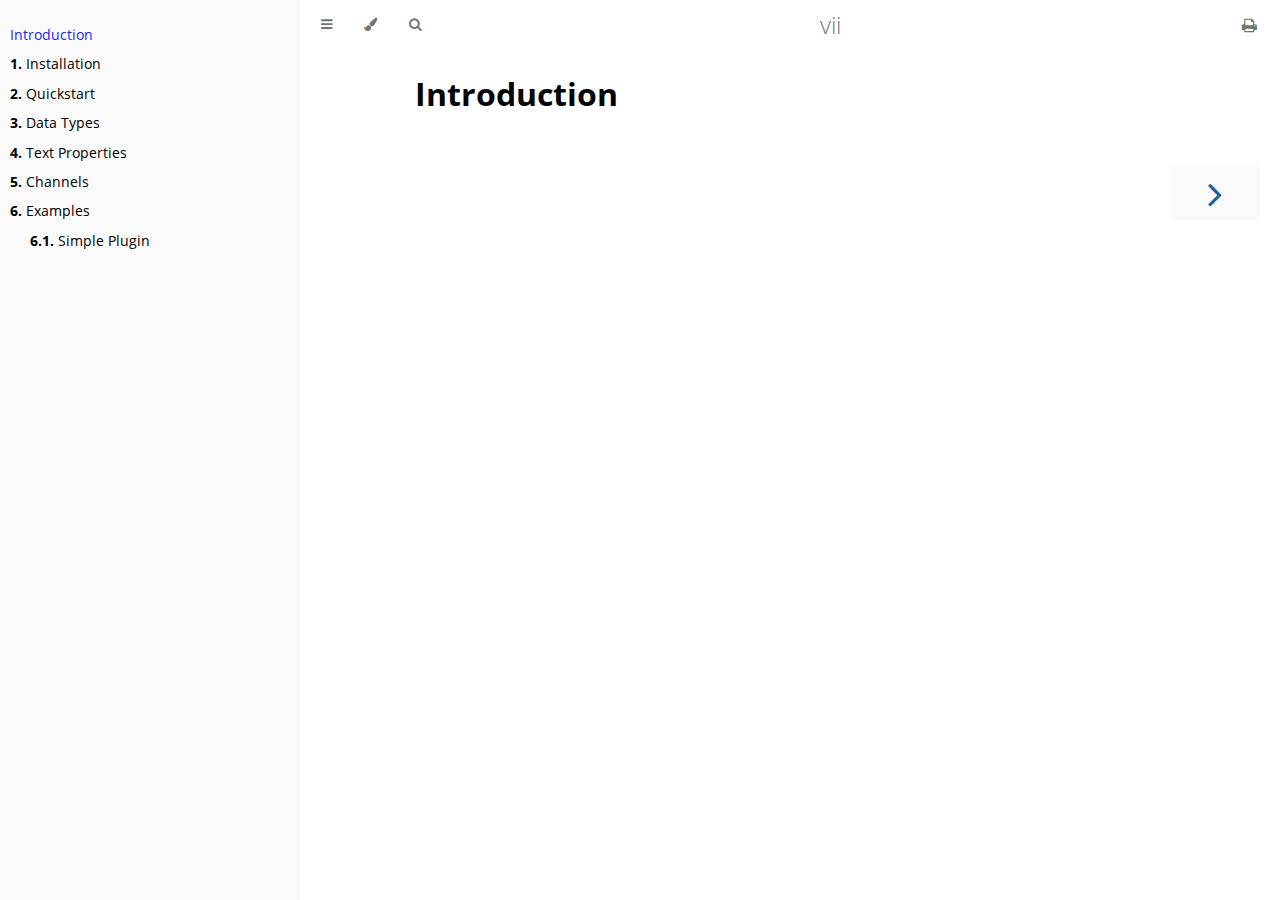
<file: index.html>
<!DOCTYPE html>
<html lang="en" class="sidebar-visible no-js light">
  <head>
    <!-- Book generated using mdBook -->
    <meta charset="UTF-8" />
    <title>Introduction - vii</title>

    <!-- Custom HTML head -->

    <meta content="text/html; charset=utf-8" http-equiv="Content-Type" />
    <meta name="description" content="" />
    <meta name="viewport" content="width=device-width, initial-scale=1" />
    <meta name="theme-color" content="#ffffff" />

    <link rel="icon" href="favicon.svg" />
    <link rel="shortcut icon" href="favicon.png" />
    <link rel="stylesheet" href="css/variables.css" />
    <link rel="stylesheet" href="css/general.css" />
    <link rel="stylesheet" href="css/chrome.css" />
    <link rel="stylesheet" href="css/print.css" media="print" />

    <!-- Fonts -->
    <link rel="stylesheet" href="FontAwesome/css/font-awesome.css" />
    <link rel="stylesheet" href="fonts/fonts.css" />

    <!-- Highlight.js Stylesheets -->
    <link rel="stylesheet" href="highlight.css" />
    <link rel="stylesheet" href="tomorrow-night.css" />
    <link rel="stylesheet" href="ayu-highlight.css" />

    <!-- Custom theme stylesheets -->
  </head>
  <body>
    <!-- Provide site root to javascript -->
    <script type="text/javascript">
      var path_to_root = "";
      var default_theme = window.matchMedia("(prefers-color-scheme: dark)")
        .matches
        ? "navy"
        : "light";
    </script>

    <!-- Work around some values being stored in localStorage wrapped in quotes -->
    <script type="text/javascript">
      try {
        var theme = localStorage.getItem("mdbook-theme");
        var sidebar = localStorage.getItem("mdbook-sidebar");

        if (theme.startsWith('"') && theme.endsWith('"')) {
          localStorage.setItem(
            "mdbook-theme",
            theme.slice(1, theme.length - 1)
          );
        }

        if (sidebar.startsWith('"') && sidebar.endsWith('"')) {
          localStorage.setItem(
            "mdbook-sidebar",
            sidebar.slice(1, sidebar.length - 1)
          );
        }
      } catch (e) {}
    </script>

    <!-- Set the theme before any content is loaded, prevents flash -->
    <script type="text/javascript">
      var theme;
      try {
        theme = localStorage.getItem("mdbook-theme");
      } catch (e) {}
      if (theme === null || theme === undefined) {
        theme = default_theme;
      }
      var html = document.querySelector("html");
      html.classList.remove("no-js");
      html.classList.remove("light");
      html.classList.add(theme);
      html.classList.add("js");
    </script>

    <!-- Hide / unhide sidebar before it is displayed -->
    <script type="text/javascript">
      var html = document.querySelector("html");
      var sidebar = "hidden";
      if (document.body.clientWidth >= 1080) {
        try {
          sidebar = localStorage.getItem("mdbook-sidebar");
        } catch (e) {}
        sidebar = sidebar || "visible";
      }
      html.classList.remove("sidebar-visible");
      html.classList.add("sidebar-" + sidebar);
    </script>

    <nav id="sidebar" class="sidebar" aria-label="Table of contents">
      <div class="sidebar-scrollbox">
        <ol class="chapter">
          <li class="chapter-item expanded affix">
            <a href="introduction.html" class="active">Introduction</a>
          </li>
          <li class="chapter-item expanded">
            <a href="installation.html"
              ><strong aria-hidden="true">1.</strong> Installation</a
            >
          </li>
          <li class="chapter-item expanded">
            <a href="quickstart.html"
              ><strong aria-hidden="true">2.</strong> Quickstart</a
            >
          </li>
          <li class="chapter-item expanded">
            <a href="data_types.html"
              ><strong aria-hidden="true">3.</strong> Data Types</a
            >
          </li>
          <li class="chapter-item expanded">
            <a href="text_properties.html"
              ><strong aria-hidden="true">4.</strong> Text Properties</a
            >
          </li>
          <li class="chapter-item expanded">
            <a href="channels.html"
              ><strong aria-hidden="true">5.</strong> Channels</a
            >
          </li>
          <li class="chapter-item expanded">
            <a href="examples.html"
              ><strong aria-hidden="true">6.</strong> Examples</a
            >
          </li>
          <li>
            <ol class="section">
              <li class="chapter-item expanded">
                <a href="plugin_simple.html"
                  ><strong aria-hidden="true">6.1.</strong> Simple Plugin</a
                >
              </li>
            </ol>
          </li>
        </ol>
      </div>
      <div id="sidebar-resize-handle" class="sidebar-resize-handle"></div>
    </nav>

    <div id="page-wrapper" class="page-wrapper">
      <div class="page">
        <div id="menu-bar-hover-placeholder"></div>
        <div id="menu-bar" class="menu-bar sticky bordered">
          <div class="left-buttons">
            <button
              id="sidebar-toggle"
              class="icon-button"
              type="button"
              title="Toggle Table of Contents"
              aria-label="Toggle Table of Contents"
              aria-controls="sidebar"
            >
              <i class="fa fa-bars"></i>
            </button>
            <button
              id="theme-toggle"
              class="icon-button"
              type="button"
              title="Change theme"
              aria-label="Change theme"
              aria-haspopup="true"
              aria-expanded="false"
              aria-controls="theme-list"
            >
              <i class="fa fa-paint-brush"></i>
            </button>
            <ul
              id="theme-list"
              class="theme-popup"
              aria-label="Themes"
              role="menu"
            >
              <li role="none">
                <button role="menuitem" class="theme" id="light">
                  Light (default)
                </button>
              </li>
              <li role="none">
                <button role="menuitem" class="theme" id="rust">Rust</button>
              </li>
              <li role="none">
                <button role="menuitem" class="theme" id="coal">Coal</button>
              </li>
              <li role="none">
                <button role="menuitem" class="theme" id="navy">Navy</button>
              </li>
              <li role="none">
                <button role="menuitem" class="theme" id="ayu">Ayu</button>
              </li>
            </ul>
            <button
              id="search-toggle"
              class="icon-button"
              type="button"
              title="Search. (Shortkey: s)"
              aria-label="Toggle Searchbar"
              aria-expanded="false"
              aria-keyshortcuts="S"
              aria-controls="searchbar"
            >
              <i class="fa fa-search"></i>
            </button>
          </div>

          <h1 class="menu-title">vii</h1>

          <div class="right-buttons">
            <a
              href="print.html"
              title="Print this book"
              aria-label="Print this book"
            >
              <i id="print-button" class="fa fa-print"></i>
            </a>
          </div>
        </div>

        <div id="search-wrapper" class="hidden">
          <form id="searchbar-outer" class="searchbar-outer">
            <input
              type="search"
              id="searchbar"
              name="searchbar"
              placeholder="Search this book ..."
              aria-controls="searchresults-outer"
              aria-describedby="searchresults-header"
            />
          </form>
          <div id="searchresults-outer" class="searchresults-outer hidden">
            <div id="searchresults-header" class="searchresults-header"></div>
            <ul id="searchresults"></ul>
          </div>
        </div>

        <!-- Apply ARIA attributes after the sidebar and the sidebar toggle button are added to the DOM -->
        <script type="text/javascript">
          document
            .getElementById("sidebar-toggle")
            .setAttribute("aria-expanded", sidebar === "visible");
          document
            .getElementById("sidebar")
            .setAttribute("aria-hidden", sidebar !== "visible");
          Array.from(document.querySelectorAll("#sidebar a")).forEach(function (
            link
          ) {
            link.setAttribute("tabIndex", sidebar === "visible" ? 0 : -1);
          });
        </script>

        <div id="content" class="content">
          <main>
            <h1 id="introduction">
              <a class="header" href="#introduction">Introduction</a>
            </h1>
          </main>

          <nav class="nav-wrapper" aria-label="Page navigation">
            <!-- Mobile navigation buttons -->

            <a
              rel="next"
              href="installation.html"
              class="mobile-nav-chapters next"
              title="Next chapter"
              aria-label="Next chapter"
              aria-keyshortcuts="Right"
            >
              <i class="fa fa-angle-right"></i>
            </a>

            <div style="clear: both"></div>
          </nav>
        </div>
      </div>

      <nav class="nav-wide-wrapper" aria-label="Page navigation">
        <a
          rel="next"
          href="installation.html"
          class="nav-chapters next"
          title="Next chapter"
          aria-label="Next chapter"
          aria-keyshortcuts="Right"
        >
          <i class="fa fa-angle-right"></i>
        </a>
      </nav>
    </div>

    <script type="text/javascript">
      window.playground_copyable = true;
    </script>

    <script
      src="elasticlunr.min.js"
      type="text/javascript"
      charset="utf-8"
    ></script>
    <script src="mark.min.js" type="text/javascript" charset="utf-8"></script>
    <script src="searcher.js" type="text/javascript" charset="utf-8"></script>

    <script
      src="clipboard.min.js"
      type="text/javascript"
      charset="utf-8"
    ></script>
    <script src="highlight.js" type="text/javascript" charset="utf-8"></script>
    <script src="book.js" type="text/javascript" charset="utf-8"></script>

    <!-- Custom JS scripts -->
  </body>
</html>
</file>
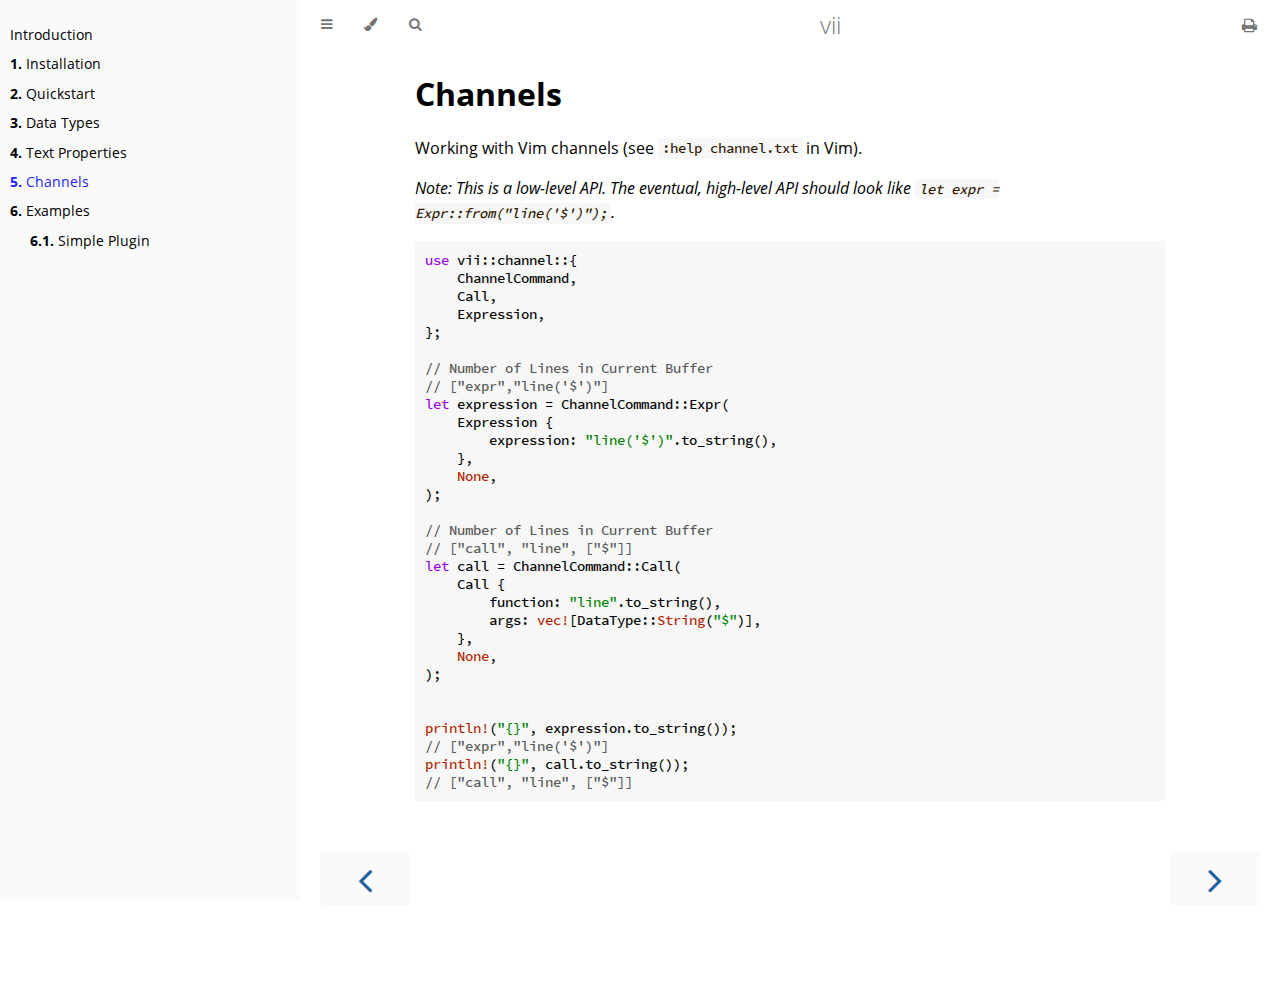
<file: channels.html>
<!DOCTYPE html>
<html lang="en" class="sidebar-visible no-js light">
  <head>
    <!-- Book generated using mdBook -->
    <meta charset="UTF-8" />
    <title>Channels - vii</title>

    <!-- Custom HTML head -->

    <meta content="text/html; charset=utf-8" http-equiv="Content-Type" />
    <meta name="description" content="" />
    <meta name="viewport" content="width=device-width, initial-scale=1" />
    <meta name="theme-color" content="#ffffff" />

    <link rel="icon" href="favicon.svg" />
    <link rel="shortcut icon" href="favicon.png" />
    <link rel="stylesheet" href="css/variables.css" />
    <link rel="stylesheet" href="css/general.css" />
    <link rel="stylesheet" href="css/chrome.css" />
    <link rel="stylesheet" href="css/print.css" media="print" />

    <!-- Fonts -->
    <link rel="stylesheet" href="FontAwesome/css/font-awesome.css" />
    <link rel="stylesheet" href="fonts/fonts.css" />

    <!-- Highlight.js Stylesheets -->
    <link rel="stylesheet" href="highlight.css" />
    <link rel="stylesheet" href="tomorrow-night.css" />
    <link rel="stylesheet" href="ayu-highlight.css" />

    <!-- Custom theme stylesheets -->
  </head>
  <body>
    <!-- Provide site root to javascript -->
    <script type="text/javascript">
      var path_to_root = "";
      var default_theme = window.matchMedia("(prefers-color-scheme: dark)")
        .matches
        ? "navy"
        : "light";
    </script>

    <!-- Work around some values being stored in localStorage wrapped in quotes -->
    <script type="text/javascript">
      try {
        var theme = localStorage.getItem("mdbook-theme");
        var sidebar = localStorage.getItem("mdbook-sidebar");

        if (theme.startsWith('"') && theme.endsWith('"')) {
          localStorage.setItem(
            "mdbook-theme",
            theme.slice(1, theme.length - 1)
          );
        }

        if (sidebar.startsWith('"') && sidebar.endsWith('"')) {
          localStorage.setItem(
            "mdbook-sidebar",
            sidebar.slice(1, sidebar.length - 1)
          );
        }
      } catch (e) {}
    </script>

    <!-- Set the theme before any content is loaded, prevents flash -->
    <script type="text/javascript">
      var theme;
      try {
        theme = localStorage.getItem("mdbook-theme");
      } catch (e) {}
      if (theme === null || theme === undefined) {
        theme = default_theme;
      }
      var html = document.querySelector("html");
      html.classList.remove("no-js");
      html.classList.remove("light");
      html.classList.add(theme);
      html.classList.add("js");
    </script>

    <!-- Hide / unhide sidebar before it is displayed -->
    <script type="text/javascript">
      var html = document.querySelector("html");
      var sidebar = "hidden";
      if (document.body.clientWidth >= 1080) {
        try {
          sidebar = localStorage.getItem("mdbook-sidebar");
        } catch (e) {}
        sidebar = sidebar || "visible";
      }
      html.classList.remove("sidebar-visible");
      html.classList.add("sidebar-" + sidebar);
    </script>

    <nav id="sidebar" class="sidebar" aria-label="Table of contents">
      <div class="sidebar-scrollbox">
        <ol class="chapter">
          <li class="chapter-item expanded affix">
            <a href="introduction.html">Introduction</a>
          </li>
          <li class="chapter-item expanded">
            <a href="installation.html"
              ><strong aria-hidden="true">1.</strong> Installation</a
            >
          </li>
          <li class="chapter-item expanded">
            <a href="quickstart.html"
              ><strong aria-hidden="true">2.</strong> Quickstart</a
            >
          </li>
          <li class="chapter-item expanded">
            <a href="data_types.html"
              ><strong aria-hidden="true">3.</strong> Data Types</a
            >
          </li>
          <li class="chapter-item expanded">
            <a href="text_properties.html"
              ><strong aria-hidden="true">4.</strong> Text Properties</a
            >
          </li>
          <li class="chapter-item expanded">
            <a href="channels.html" class="active"
              ><strong aria-hidden="true">5.</strong> Channels</a
            >
          </li>
          <li class="chapter-item expanded">
            <a href="examples.html"
              ><strong aria-hidden="true">6.</strong> Examples</a
            >
          </li>
          <li>
            <ol class="section">
              <li class="chapter-item expanded">
                <a href="plugin_simple.html"
                  ><strong aria-hidden="true">6.1.</strong> Simple Plugin</a
                >
              </li>
            </ol>
          </li>
        </ol>
      </div>
      <div id="sidebar-resize-handle" class="sidebar-resize-handle"></div>
    </nav>

    <div id="page-wrapper" class="page-wrapper">
      <div class="page">
        <div id="menu-bar-hover-placeholder"></div>
        <div id="menu-bar" class="menu-bar sticky bordered">
          <div class="left-buttons">
            <button
              id="sidebar-toggle"
              class="icon-button"
              type="button"
              title="Toggle Table of Contents"
              aria-label="Toggle Table of Contents"
              aria-controls="sidebar"
            >
              <i class="fa fa-bars"></i>
            </button>
            <button
              id="theme-toggle"
              class="icon-button"
              type="button"
              title="Change theme"
              aria-label="Change theme"
              aria-haspopup="true"
              aria-expanded="false"
              aria-controls="theme-list"
            >
              <i class="fa fa-paint-brush"></i>
            </button>
            <ul
              id="theme-list"
              class="theme-popup"
              aria-label="Themes"
              role="menu"
            >
              <li role="none">
                <button role="menuitem" class="theme" id="light">
                  Light (default)
                </button>
              </li>
              <li role="none">
                <button role="menuitem" class="theme" id="rust">Rust</button>
              </li>
              <li role="none">
                <button role="menuitem" class="theme" id="coal">Coal</button>
              </li>
              <li role="none">
                <button role="menuitem" class="theme" id="navy">Navy</button>
              </li>
              <li role="none">
                <button role="menuitem" class="theme" id="ayu">Ayu</button>
              </li>
            </ul>
            <button
              id="search-toggle"
              class="icon-button"
              type="button"
              title="Search. (Shortkey: s)"
              aria-label="Toggle Searchbar"
              aria-expanded="false"
              aria-keyshortcuts="S"
              aria-controls="searchbar"
            >
              <i class="fa fa-search"></i>
            </button>
          </div>

          <h1 class="menu-title">vii</h1>

          <div class="right-buttons">
            <a
              href="print.html"
              title="Print this book"
              aria-label="Print this book"
            >
              <i id="print-button" class="fa fa-print"></i>
            </a>
          </div>
        </div>

        <div id="search-wrapper" class="hidden">
          <form id="searchbar-outer" class="searchbar-outer">
            <input
              type="search"
              id="searchbar"
              name="searchbar"
              placeholder="Search this book ..."
              aria-controls="searchresults-outer"
              aria-describedby="searchresults-header"
            />
          </form>
          <div id="searchresults-outer" class="searchresults-outer hidden">
            <div id="searchresults-header" class="searchresults-header"></div>
            <ul id="searchresults"></ul>
          </div>
        </div>

        <!-- Apply ARIA attributes after the sidebar and the sidebar toggle button are added to the DOM -->
        <script type="text/javascript">
          document
            .getElementById("sidebar-toggle")
            .setAttribute("aria-expanded", sidebar === "visible");
          document
            .getElementById("sidebar")
            .setAttribute("aria-hidden", sidebar !== "visible");
          Array.from(document.querySelectorAll("#sidebar a")).forEach(function (
            link
          ) {
            link.setAttribute("tabIndex", sidebar === "visible" ? 0 : -1);
          });
        </script>

        <div id="content" class="content">
          <main>
            <h1 id="channels">
              <a class="header" href="#channels">Channels</a>
            </h1>
            <p>
              Working with Vim channels (see <code>:help channel.txt</code> in
              Vim).
            </p>
            <p>
              <em
                >Note: This is a low-level API. The eventual, high-level API
                should look like
                <code>let expr = Expr::from(&quot;line('$')&quot;);</code>.</em
              >
            </p>
            <pre><pre class="playground"><code class="language-rust"><span class="boring">#![allow(unused)]
</span><span class="boring">fn main() {
</span>use vii::channel::{
    ChannelCommand,
    Call,
    Expression,
};

// Number of Lines in Current Buffer
// [&quot;expr&quot;,&quot;line('$')&quot;]
let expression = ChannelCommand::Expr(
    Expression {
        expression: &quot;line('$')&quot;.to_string(),
    },
    None,
);

// Number of Lines in Current Buffer
// [&quot;call&quot;, &quot;line&quot;, [&quot;$&quot;]]
let call = ChannelCommand::Call(
    Call {
        function: &quot;line&quot;.to_string(),
        args: vec![DataType::String(&quot;$&quot;)],
    },
    None,
);


println!(&quot;{}&quot;, expression.to_string());
// [&quot;expr&quot;,&quot;line('$')&quot;]
println!(&quot;{}&quot;, call.to_string());
// [&quot;call&quot;, &quot;line&quot;, [&quot;$&quot;]]
<span class="boring">}
</span></code></pre></pre>
          </main>

          <nav class="nav-wrapper" aria-label="Page navigation">
            <!-- Mobile navigation buttons -->
            <a
              rel="prev"
              href="text_properties.html"
              class="mobile-nav-chapters previous"
              title="Previous chapter"
              aria-label="Previous chapter"
              aria-keyshortcuts="Left"
            >
              <i class="fa fa-angle-left"></i>
            </a>

            <a
              rel="next"
              href="examples.html"
              class="mobile-nav-chapters next"
              title="Next chapter"
              aria-label="Next chapter"
              aria-keyshortcuts="Right"
            >
              <i class="fa fa-angle-right"></i>
            </a>

            <div style="clear: both"></div>
          </nav>
        </div>
      </div>

      <nav class="nav-wide-wrapper" aria-label="Page navigation">
        <a
          rel="prev"
          href="text_properties.html"
          class="nav-chapters previous"
          title="Previous chapter"
          aria-label="Previous chapter"
          aria-keyshortcuts="Left"
        >
          <i class="fa fa-angle-left"></i>
        </a>

        <a
          rel="next"
          href="examples.html"
          class="nav-chapters next"
          title="Next chapter"
          aria-label="Next chapter"
          aria-keyshortcuts="Right"
        >
          <i class="fa fa-angle-right"></i>
        </a>
      </nav>
    </div>

    <script type="text/javascript">
      window.playground_copyable = true;
    </script>

    <script
      src="elasticlunr.min.js"
      type="text/javascript"
      charset="utf-8"
    ></script>
    <script src="mark.min.js" type="text/javascript" charset="utf-8"></script>
    <script src="searcher.js" type="text/javascript" charset="utf-8"></script>

    <script
      src="clipboard.min.js"
      type="text/javascript"
      charset="utf-8"
    ></script>
    <script src="highlight.js" type="text/javascript" charset="utf-8"></script>
    <script src="book.js" type="text/javascript" charset="utf-8"></script>

    <!-- Custom JS scripts -->
  </body>
</html>
</file>
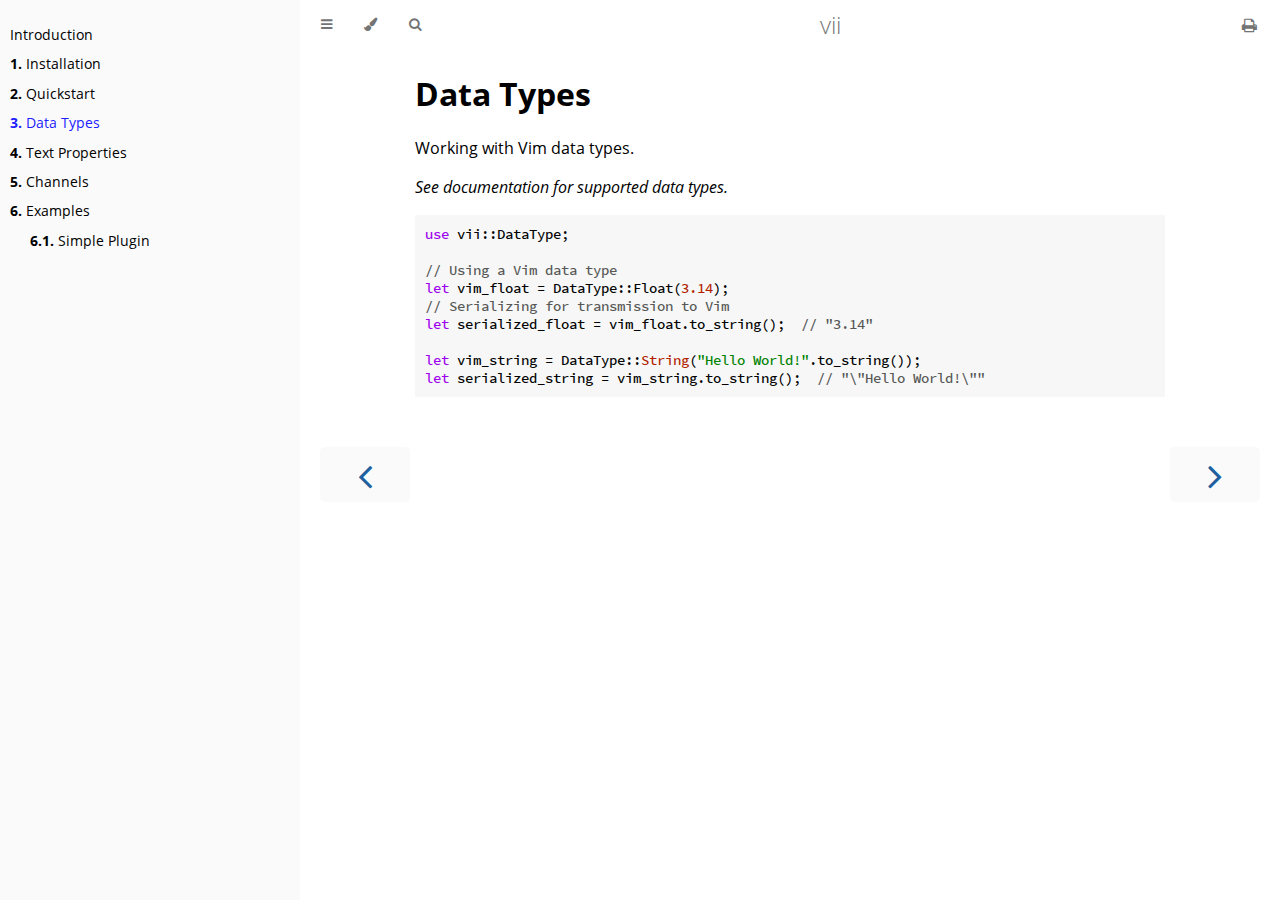
<file: data_types.html>
<!DOCTYPE html>
<html lang="en" class="sidebar-visible no-js light">
  <head>
    <!-- Book generated using mdBook -->
    <meta charset="UTF-8" />
    <title>Data Types - vii</title>

    <!-- Custom HTML head -->

    <meta content="text/html; charset=utf-8" http-equiv="Content-Type" />
    <meta name="description" content="" />
    <meta name="viewport" content="width=device-width, initial-scale=1" />
    <meta name="theme-color" content="#ffffff" />

    <link rel="icon" href="favicon.svg" />
    <link rel="shortcut icon" href="favicon.png" />
    <link rel="stylesheet" href="css/variables.css" />
    <link rel="stylesheet" href="css/general.css" />
    <link rel="stylesheet" href="css/chrome.css" />
    <link rel="stylesheet" href="css/print.css" media="print" />

    <!-- Fonts -->
    <link rel="stylesheet" href="FontAwesome/css/font-awesome.css" />
    <link rel="stylesheet" href="fonts/fonts.css" />

    <!-- Highlight.js Stylesheets -->
    <link rel="stylesheet" href="highlight.css" />
    <link rel="stylesheet" href="tomorrow-night.css" />
    <link rel="stylesheet" href="ayu-highlight.css" />

    <!-- Custom theme stylesheets -->
  </head>
  <body>
    <!-- Provide site root to javascript -->
    <script type="text/javascript">
      var path_to_root = "";
      var default_theme = window.matchMedia("(prefers-color-scheme: dark)")
        .matches
        ? "navy"
        : "light";
    </script>

    <!-- Work around some values being stored in localStorage wrapped in quotes -->
    <script type="text/javascript">
      try {
        var theme = localStorage.getItem("mdbook-theme");
        var sidebar = localStorage.getItem("mdbook-sidebar");

        if (theme.startsWith('"') && theme.endsWith('"')) {
          localStorage.setItem(
            "mdbook-theme",
            theme.slice(1, theme.length - 1)
          );
        }

        if (sidebar.startsWith('"') && sidebar.endsWith('"')) {
          localStorage.setItem(
            "mdbook-sidebar",
            sidebar.slice(1, sidebar.length - 1)
          );
        }
      } catch (e) {}
    </script>

    <!-- Set the theme before any content is loaded, prevents flash -->
    <script type="text/javascript">
      var theme;
      try {
        theme = localStorage.getItem("mdbook-theme");
      } catch (e) {}
      if (theme === null || theme === undefined) {
        theme = default_theme;
      }
      var html = document.querySelector("html");
      html.classList.remove("no-js");
      html.classList.remove("light");
      html.classList.add(theme);
      html.classList.add("js");
    </script>

    <!-- Hide / unhide sidebar before it is displayed -->
    <script type="text/javascript">
      var html = document.querySelector("html");
      var sidebar = "hidden";
      if (document.body.clientWidth >= 1080) {
        try {
          sidebar = localStorage.getItem("mdbook-sidebar");
        } catch (e) {}
        sidebar = sidebar || "visible";
      }
      html.classList.remove("sidebar-visible");
      html.classList.add("sidebar-" + sidebar);
    </script>

    <nav id="sidebar" class="sidebar" aria-label="Table of contents">
      <div class="sidebar-scrollbox">
        <ol class="chapter">
          <li class="chapter-item expanded affix">
            <a href="introduction.html">Introduction</a>
          </li>
          <li class="chapter-item expanded">
            <a href="installation.html"
              ><strong aria-hidden="true">1.</strong> Installation</a
            >
          </li>
          <li class="chapter-item expanded">
            <a href="quickstart.html"
              ><strong aria-hidden="true">2.</strong> Quickstart</a
            >
          </li>
          <li class="chapter-item expanded">
            <a href="data_types.html" class="active"
              ><strong aria-hidden="true">3.</strong> Data Types</a
            >
          </li>
          <li class="chapter-item expanded">
            <a href="text_properties.html"
              ><strong aria-hidden="true">4.</strong> Text Properties</a
            >
          </li>
          <li class="chapter-item expanded">
            <a href="channels.html"
              ><strong aria-hidden="true">5.</strong> Channels</a
            >
          </li>
          <li class="chapter-item expanded">
            <a href="examples.html"
              ><strong aria-hidden="true">6.</strong> Examples</a
            >
          </li>
          <li>
            <ol class="section">
              <li class="chapter-item expanded">
                <a href="plugin_simple.html"
                  ><strong aria-hidden="true">6.1.</strong> Simple Plugin</a
                >
              </li>
            </ol>
          </li>
        </ol>
      </div>
      <div id="sidebar-resize-handle" class="sidebar-resize-handle"></div>
    </nav>

    <div id="page-wrapper" class="page-wrapper">
      <div class="page">
        <div id="menu-bar-hover-placeholder"></div>
        <div id="menu-bar" class="menu-bar sticky bordered">
          <div class="left-buttons">
            <button
              id="sidebar-toggle"
              class="icon-button"
              type="button"
              title="Toggle Table of Contents"
              aria-label="Toggle Table of Contents"
              aria-controls="sidebar"
            >
              <i class="fa fa-bars"></i>
            </button>
            <button
              id="theme-toggle"
              class="icon-button"
              type="button"
              title="Change theme"
              aria-label="Change theme"
              aria-haspopup="true"
              aria-expanded="false"
              aria-controls="theme-list"
            >
              <i class="fa fa-paint-brush"></i>
            </button>
            <ul
              id="theme-list"
              class="theme-popup"
              aria-label="Themes"
              role="menu"
            >
              <li role="none">
                <button role="menuitem" class="theme" id="light">
                  Light (default)
                </button>
              </li>
              <li role="none">
                <button role="menuitem" class="theme" id="rust">Rust</button>
              </li>
              <li role="none">
                <button role="menuitem" class="theme" id="coal">Coal</button>
              </li>
              <li role="none">
                <button role="menuitem" class="theme" id="navy">Navy</button>
              </li>
              <li role="none">
                <button role="menuitem" class="theme" id="ayu">Ayu</button>
              </li>
            </ul>
            <button
              id="search-toggle"
              class="icon-button"
              type="button"
              title="Search. (Shortkey: s)"
              aria-label="Toggle Searchbar"
              aria-expanded="false"
              aria-keyshortcuts="S"
              aria-controls="searchbar"
            >
              <i class="fa fa-search"></i>
            </button>
          </div>

          <h1 class="menu-title">vii</h1>

          <div class="right-buttons">
            <a
              href="print.html"
              title="Print this book"
              aria-label="Print this book"
            >
              <i id="print-button" class="fa fa-print"></i>
            </a>
          </div>
        </div>

        <div id="search-wrapper" class="hidden">
          <form id="searchbar-outer" class="searchbar-outer">
            <input
              type="search"
              id="searchbar"
              name="searchbar"
              placeholder="Search this book ..."
              aria-controls="searchresults-outer"
              aria-describedby="searchresults-header"
            />
          </form>
          <div id="searchresults-outer" class="searchresults-outer hidden">
            <div id="searchresults-header" class="searchresults-header"></div>
            <ul id="searchresults"></ul>
          </div>
        </div>

        <!-- Apply ARIA attributes after the sidebar and the sidebar toggle button are added to the DOM -->
        <script type="text/javascript">
          document
            .getElementById("sidebar-toggle")
            .setAttribute("aria-expanded", sidebar === "visible");
          document
            .getElementById("sidebar")
            .setAttribute("aria-hidden", sidebar !== "visible");
          Array.from(document.querySelectorAll("#sidebar a")).forEach(function (
            link
          ) {
            link.setAttribute("tabIndex", sidebar === "visible" ? 0 : -1);
          });
        </script>

        <div id="content" class="content">
          <main>
            <h1 id="data-types">
              <a class="header" href="#data-types">Data Types</a>
            </h1>
            <p>Working with Vim data types.</p>
            <p><em>See documentation for supported data types.</em></p>
            <pre><pre class="playground"><code class="language-rust"><span class="boring">#![allow(unused)]
</span><span class="boring">fn main() {
</span>use vii::DataType;

// Using a Vim data type
let vim_float = DataType::Float(3.14);
// Serializing for transmission to Vim
let serialized_float = vim_float.to_string();  // &quot;3.14&quot;

let vim_string = DataType::String(&quot;Hello World!&quot;.to_string());
let serialized_string = vim_string.to_string();  // &quot;\&quot;Hello World!\&quot;&quot;
<span class="boring">}
</span></code></pre></pre>
          </main>

          <nav class="nav-wrapper" aria-label="Page navigation">
            <!-- Mobile navigation buttons -->
            <a
              rel="prev"
              href="quickstart.html"
              class="mobile-nav-chapters previous"
              title="Previous chapter"
              aria-label="Previous chapter"
              aria-keyshortcuts="Left"
            >
              <i class="fa fa-angle-left"></i>
            </a>

            <a
              rel="next"
              href="text_properties.html"
              class="mobile-nav-chapters next"
              title="Next chapter"
              aria-label="Next chapter"
              aria-keyshortcuts="Right"
            >
              <i class="fa fa-angle-right"></i>
            </a>

            <div style="clear: both"></div>
          </nav>
        </div>
      </div>

      <nav class="nav-wide-wrapper" aria-label="Page navigation">
        <a
          rel="prev"
          href="quickstart.html"
          class="nav-chapters previous"
          title="Previous chapter"
          aria-label="Previous chapter"
          aria-keyshortcuts="Left"
        >
          <i class="fa fa-angle-left"></i>
        </a>

        <a
          rel="next"
          href="text_properties.html"
          class="nav-chapters next"
          title="Next chapter"
          aria-label="Next chapter"
          aria-keyshortcuts="Right"
        >
          <i class="fa fa-angle-right"></i>
        </a>
      </nav>
    </div>

    <script type="text/javascript">
      window.playground_copyable = true;
    </script>

    <script
      src="elasticlunr.min.js"
      type="text/javascript"
      charset="utf-8"
    ></script>
    <script src="mark.min.js" type="text/javascript" charset="utf-8"></script>
    <script src="searcher.js" type="text/javascript" charset="utf-8"></script>

    <script
      src="clipboard.min.js"
      type="text/javascript"
      charset="utf-8"
    ></script>
    <script src="highlight.js" type="text/javascript" charset="utf-8"></script>
    <script src="book.js" type="text/javascript" charset="utf-8"></script>

    <!-- Custom JS scripts -->
  </body>
</html>
</file>
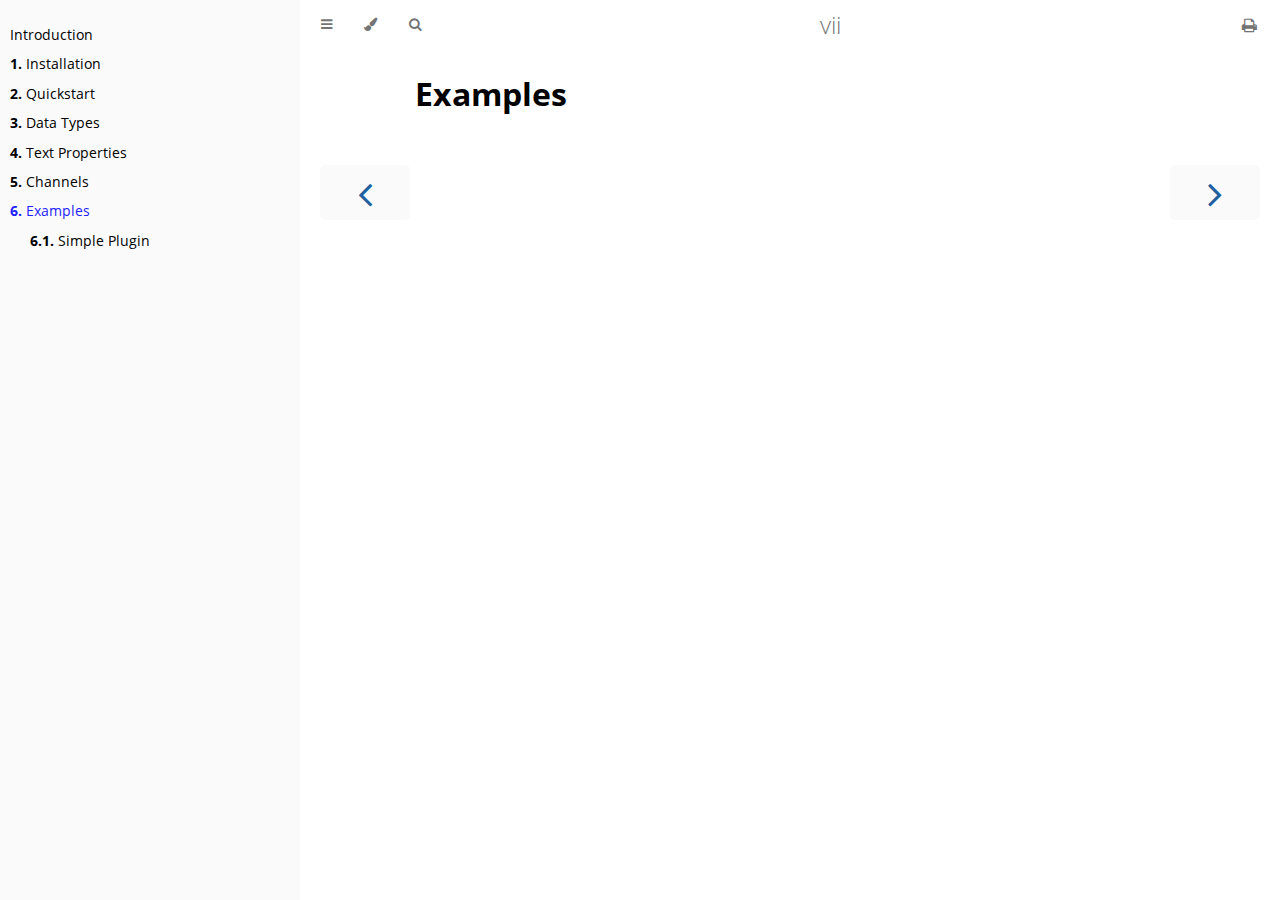
<file: examples.html>
<!DOCTYPE html>
<html lang="en" class="sidebar-visible no-js light">
  <head>
    <!-- Book generated using mdBook -->
    <meta charset="UTF-8" />
    <title>Examples - vii</title>

    <!-- Custom HTML head -->

    <meta content="text/html; charset=utf-8" http-equiv="Content-Type" />
    <meta name="description" content="" />
    <meta name="viewport" content="width=device-width, initial-scale=1" />
    <meta name="theme-color" content="#ffffff" />

    <link rel="icon" href="favicon.svg" />
    <link rel="shortcut icon" href="favicon.png" />
    <link rel="stylesheet" href="css/variables.css" />
    <link rel="stylesheet" href="css/general.css" />
    <link rel="stylesheet" href="css/chrome.css" />
    <link rel="stylesheet" href="css/print.css" media="print" />

    <!-- Fonts -->
    <link rel="stylesheet" href="FontAwesome/css/font-awesome.css" />
    <link rel="stylesheet" href="fonts/fonts.css" />

    <!-- Highlight.js Stylesheets -->
    <link rel="stylesheet" href="highlight.css" />
    <link rel="stylesheet" href="tomorrow-night.css" />
    <link rel="stylesheet" href="ayu-highlight.css" />

    <!-- Custom theme stylesheets -->
  </head>
  <body>
    <!-- Provide site root to javascript -->
    <script type="text/javascript">
      var path_to_root = "";
      var default_theme = window.matchMedia("(prefers-color-scheme: dark)")
        .matches
        ? "navy"
        : "light";
    </script>

    <!-- Work around some values being stored in localStorage wrapped in quotes -->
    <script type="text/javascript">
      try {
        var theme = localStorage.getItem("mdbook-theme");
        var sidebar = localStorage.getItem("mdbook-sidebar");

        if (theme.startsWith('"') && theme.endsWith('"')) {
          localStorage.setItem(
            "mdbook-theme",
            theme.slice(1, theme.length - 1)
          );
        }

        if (sidebar.startsWith('"') && sidebar.endsWith('"')) {
          localStorage.setItem(
            "mdbook-sidebar",
            sidebar.slice(1, sidebar.length - 1)
          );
        }
      } catch (e) {}
    </script>

    <!-- Set the theme before any content is loaded, prevents flash -->
    <script type="text/javascript">
      var theme;
      try {
        theme = localStorage.getItem("mdbook-theme");
      } catch (e) {}
      if (theme === null || theme === undefined) {
        theme = default_theme;
      }
      var html = document.querySelector("html");
      html.classList.remove("no-js");
      html.classList.remove("light");
      html.classList.add(theme);
      html.classList.add("js");
    </script>

    <!-- Hide / unhide sidebar before it is displayed -->
    <script type="text/javascript">
      var html = document.querySelector("html");
      var sidebar = "hidden";
      if (document.body.clientWidth >= 1080) {
        try {
          sidebar = localStorage.getItem("mdbook-sidebar");
        } catch (e) {}
        sidebar = sidebar || "visible";
      }
      html.classList.remove("sidebar-visible");
      html.classList.add("sidebar-" + sidebar);
    </script>

    <nav id="sidebar" class="sidebar" aria-label="Table of contents">
      <div class="sidebar-scrollbox">
        <ol class="chapter">
          <li class="chapter-item expanded affix">
            <a href="introduction.html">Introduction</a>
          </li>
          <li class="chapter-item expanded">
            <a href="installation.html"
              ><strong aria-hidden="true">1.</strong> Installation</a
            >
          </li>
          <li class="chapter-item expanded">
            <a href="quickstart.html"
              ><strong aria-hidden="true">2.</strong> Quickstart</a
            >
          </li>
          <li class="chapter-item expanded">
            <a href="data_types.html"
              ><strong aria-hidden="true">3.</strong> Data Types</a
            >
          </li>
          <li class="chapter-item expanded">
            <a href="text_properties.html"
              ><strong aria-hidden="true">4.</strong> Text Properties</a
            >
          </li>
          <li class="chapter-item expanded">
            <a href="channels.html"
              ><strong aria-hidden="true">5.</strong> Channels</a
            >
          </li>
          <li class="chapter-item expanded">
            <a href="examples.html" class="active"
              ><strong aria-hidden="true">6.</strong> Examples</a
            >
          </li>
          <li>
            <ol class="section">
              <li class="chapter-item expanded">
                <a href="plugin_simple.html"
                  ><strong aria-hidden="true">6.1.</strong> Simple Plugin</a
                >
              </li>
            </ol>
          </li>
        </ol>
      </div>
      <div id="sidebar-resize-handle" class="sidebar-resize-handle"></div>
    </nav>

    <div id="page-wrapper" class="page-wrapper">
      <div class="page">
        <div id="menu-bar-hover-placeholder"></div>
        <div id="menu-bar" class="menu-bar sticky bordered">
          <div class="left-buttons">
            <button
              id="sidebar-toggle"
              class="icon-button"
              type="button"
              title="Toggle Table of Contents"
              aria-label="Toggle Table of Contents"
              aria-controls="sidebar"
            >
              <i class="fa fa-bars"></i>
            </button>
            <button
              id="theme-toggle"
              class="icon-button"
              type="button"
              title="Change theme"
              aria-label="Change theme"
              aria-haspopup="true"
              aria-expanded="false"
              aria-controls="theme-list"
            >
              <i class="fa fa-paint-brush"></i>
            </button>
            <ul
              id="theme-list"
              class="theme-popup"
              aria-label="Themes"
              role="menu"
            >
              <li role="none">
                <button role="menuitem" class="theme" id="light">
                  Light (default)
                </button>
              </li>
              <li role="none">
                <button role="menuitem" class="theme" id="rust">Rust</button>
              </li>
              <li role="none">
                <button role="menuitem" class="theme" id="coal">Coal</button>
              </li>
              <li role="none">
                <button role="menuitem" class="theme" id="navy">Navy</button>
              </li>
              <li role="none">
                <button role="menuitem" class="theme" id="ayu">Ayu</button>
              </li>
            </ul>
            <button
              id="search-toggle"
              class="icon-button"
              type="button"
              title="Search. (Shortkey: s)"
              aria-label="Toggle Searchbar"
              aria-expanded="false"
              aria-keyshortcuts="S"
              aria-controls="searchbar"
            >
              <i class="fa fa-search"></i>
            </button>
          </div>

          <h1 class="menu-title">vii</h1>

          <div class="right-buttons">
            <a
              href="print.html"
              title="Print this book"
              aria-label="Print this book"
            >
              <i id="print-button" class="fa fa-print"></i>
            </a>
          </div>
        </div>

        <div id="search-wrapper" class="hidden">
          <form id="searchbar-outer" class="searchbar-outer">
            <input
              type="search"
              id="searchbar"
              name="searchbar"
              placeholder="Search this book ..."
              aria-controls="searchresults-outer"
              aria-describedby="searchresults-header"
            />
          </form>
          <div id="searchresults-outer" class="searchresults-outer hidden">
            <div id="searchresults-header" class="searchresults-header"></div>
            <ul id="searchresults"></ul>
          </div>
        </div>

        <!-- Apply ARIA attributes after the sidebar and the sidebar toggle button are added to the DOM -->
        <script type="text/javascript">
          document
            .getElementById("sidebar-toggle")
            .setAttribute("aria-expanded", sidebar === "visible");
          document
            .getElementById("sidebar")
            .setAttribute("aria-hidden", sidebar !== "visible");
          Array.from(document.querySelectorAll("#sidebar a")).forEach(function (
            link
          ) {
            link.setAttribute("tabIndex", sidebar === "visible" ? 0 : -1);
          });
        </script>

        <div id="content" class="content">
          <main>
            <h1 id="examples">
              <a class="header" href="#examples">Examples</a>
            </h1>
          </main>

          <nav class="nav-wrapper" aria-label="Page navigation">
            <!-- Mobile navigation buttons -->
            <a
              rel="prev"
              href="channels.html"
              class="mobile-nav-chapters previous"
              title="Previous chapter"
              aria-label="Previous chapter"
              aria-keyshortcuts="Left"
            >
              <i class="fa fa-angle-left"></i>
            </a>

            <a
              rel="next"
              href="plugin_simple.html"
              class="mobile-nav-chapters next"
              title="Next chapter"
              aria-label="Next chapter"
              aria-keyshortcuts="Right"
            >
              <i class="fa fa-angle-right"></i>
            </a>

            <div style="clear: both"></div>
          </nav>
        </div>
      </div>

      <nav class="nav-wide-wrapper" aria-label="Page navigation">
        <a
          rel="prev"
          href="channels.html"
          class="nav-chapters previous"
          title="Previous chapter"
          aria-label="Previous chapter"
          aria-keyshortcuts="Left"
        >
          <i class="fa fa-angle-left"></i>
        </a>

        <a
          rel="next"
          href="plugin_simple.html"
          class="nav-chapters next"
          title="Next chapter"
          aria-label="Next chapter"
          aria-keyshortcuts="Right"
        >
          <i class="fa fa-angle-right"></i>
        </a>
      </nav>
    </div>

    <script type="text/javascript">
      window.playground_copyable = true;
    </script>

    <script
      src="elasticlunr.min.js"
      type="text/javascript"
      charset="utf-8"
    ></script>
    <script src="mark.min.js" type="text/javascript" charset="utf-8"></script>
    <script src="searcher.js" type="text/javascript" charset="utf-8"></script>

    <script
      src="clipboard.min.js"
      type="text/javascript"
      charset="utf-8"
    ></script>
    <script src="highlight.js" type="text/javascript" charset="utf-8"></script>
    <script src="book.js" type="text/javascript" charset="utf-8"></script>

    <!-- Custom JS scripts -->
  </body>
</html>
</file>
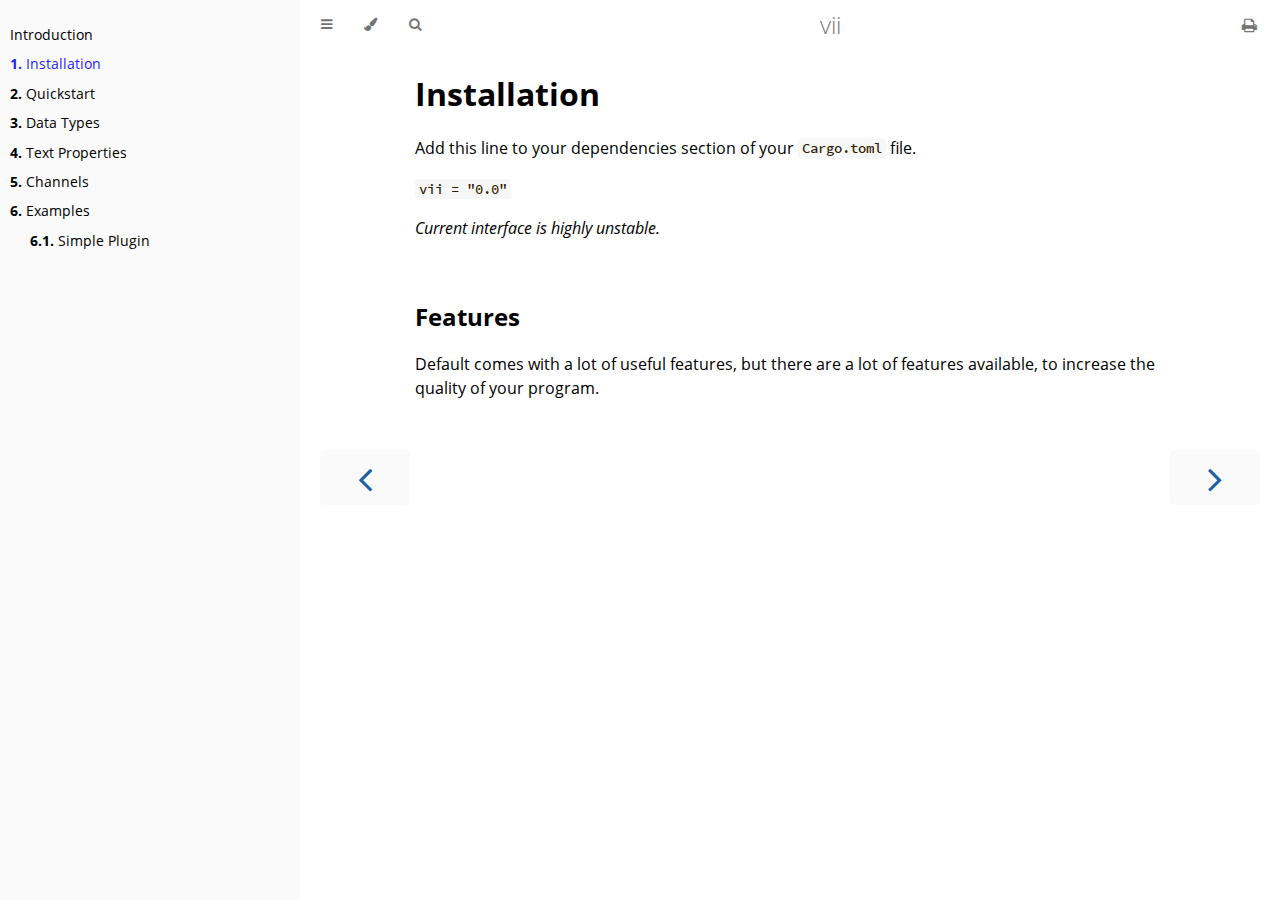
<file: installation.html>
<!DOCTYPE html>
<html lang="en" class="sidebar-visible no-js light">
  <head>
    <!-- Book generated using mdBook -->
    <meta charset="UTF-8" />
    <title>Installation - vii</title>

    <!-- Custom HTML head -->

    <meta content="text/html; charset=utf-8" http-equiv="Content-Type" />
    <meta name="description" content="" />
    <meta name="viewport" content="width=device-width, initial-scale=1" />
    <meta name="theme-color" content="#ffffff" />

    <link rel="icon" href="favicon.svg" />
    <link rel="shortcut icon" href="favicon.png" />
    <link rel="stylesheet" href="css/variables.css" />
    <link rel="stylesheet" href="css/general.css" />
    <link rel="stylesheet" href="css/chrome.css" />
    <link rel="stylesheet" href="css/print.css" media="print" />

    <!-- Fonts -->
    <link rel="stylesheet" href="FontAwesome/css/font-awesome.css" />
    <link rel="stylesheet" href="fonts/fonts.css" />

    <!-- Highlight.js Stylesheets -->
    <link rel="stylesheet" href="highlight.css" />
    <link rel="stylesheet" href="tomorrow-night.css" />
    <link rel="stylesheet" href="ayu-highlight.css" />

    <!-- Custom theme stylesheets -->
  </head>
  <body>
    <!-- Provide site root to javascript -->
    <script type="text/javascript">
      var path_to_root = "";
      var default_theme = window.matchMedia("(prefers-color-scheme: dark)")
        .matches
        ? "navy"
        : "light";
    </script>

    <!-- Work around some values being stored in localStorage wrapped in quotes -->
    <script type="text/javascript">
      try {
        var theme = localStorage.getItem("mdbook-theme");
        var sidebar = localStorage.getItem("mdbook-sidebar");

        if (theme.startsWith('"') && theme.endsWith('"')) {
          localStorage.setItem(
            "mdbook-theme",
            theme.slice(1, theme.length - 1)
          );
        }

        if (sidebar.startsWith('"') && sidebar.endsWith('"')) {
          localStorage.setItem(
            "mdbook-sidebar",
            sidebar.slice(1, sidebar.length - 1)
          );
        }
      } catch (e) {}
    </script>

    <!-- Set the theme before any content is loaded, prevents flash -->
    <script type="text/javascript">
      var theme;
      try {
        theme = localStorage.getItem("mdbook-theme");
      } catch (e) {}
      if (theme === null || theme === undefined) {
        theme = default_theme;
      }
      var html = document.querySelector("html");
      html.classList.remove("no-js");
      html.classList.remove("light");
      html.classList.add(theme);
      html.classList.add("js");
    </script>

    <!-- Hide / unhide sidebar before it is displayed -->
    <script type="text/javascript">
      var html = document.querySelector("html");
      var sidebar = "hidden";
      if (document.body.clientWidth >= 1080) {
        try {
          sidebar = localStorage.getItem("mdbook-sidebar");
        } catch (e) {}
        sidebar = sidebar || "visible";
      }
      html.classList.remove("sidebar-visible");
      html.classList.add("sidebar-" + sidebar);
    </script>

    <nav id="sidebar" class="sidebar" aria-label="Table of contents">
      <div class="sidebar-scrollbox">
        <ol class="chapter">
          <li class="chapter-item expanded affix">
            <a href="introduction.html">Introduction</a>
          </li>
          <li class="chapter-item expanded">
            <a href="installation.html" class="active"
              ><strong aria-hidden="true">1.</strong> Installation</a
            >
          </li>
          <li class="chapter-item expanded">
            <a href="quickstart.html"
              ><strong aria-hidden="true">2.</strong> Quickstart</a
            >
          </li>
          <li class="chapter-item expanded">
            <a href="data_types.html"
              ><strong aria-hidden="true">3.</strong> Data Types</a
            >
          </li>
          <li class="chapter-item expanded">
            <a href="text_properties.html"
              ><strong aria-hidden="true">4.</strong> Text Properties</a
            >
          </li>
          <li class="chapter-item expanded">
            <a href="channels.html"
              ><strong aria-hidden="true">5.</strong> Channels</a
            >
          </li>
          <li class="chapter-item expanded">
            <a href="examples.html"
              ><strong aria-hidden="true">6.</strong> Examples</a
            >
          </li>
          <li>
            <ol class="section">
              <li class="chapter-item expanded">
                <a href="plugin_simple.html"
                  ><strong aria-hidden="true">6.1.</strong> Simple Plugin</a
                >
              </li>
            </ol>
          </li>
        </ol>
      </div>
      <div id="sidebar-resize-handle" class="sidebar-resize-handle"></div>
    </nav>

    <div id="page-wrapper" class="page-wrapper">
      <div class="page">
        <div id="menu-bar-hover-placeholder"></div>
        <div id="menu-bar" class="menu-bar sticky bordered">
          <div class="left-buttons">
            <button
              id="sidebar-toggle"
              class="icon-button"
              type="button"
              title="Toggle Table of Contents"
              aria-label="Toggle Table of Contents"
              aria-controls="sidebar"
            >
              <i class="fa fa-bars"></i>
            </button>
            <button
              id="theme-toggle"
              class="icon-button"
              type="button"
              title="Change theme"
              aria-label="Change theme"
              aria-haspopup="true"
              aria-expanded="false"
              aria-controls="theme-list"
            >
              <i class="fa fa-paint-brush"></i>
            </button>
            <ul
              id="theme-list"
              class="theme-popup"
              aria-label="Themes"
              role="menu"
            >
              <li role="none">
                <button role="menuitem" class="theme" id="light">
                  Light (default)
                </button>
              </li>
              <li role="none">
                <button role="menuitem" class="theme" id="rust">Rust</button>
              </li>
              <li role="none">
                <button role="menuitem" class="theme" id="coal">Coal</button>
              </li>
              <li role="none">
                <button role="menuitem" class="theme" id="navy">Navy</button>
              </li>
              <li role="none">
                <button role="menuitem" class="theme" id="ayu">Ayu</button>
              </li>
            </ul>
            <button
              id="search-toggle"
              class="icon-button"
              type="button"
              title="Search. (Shortkey: s)"
              aria-label="Toggle Searchbar"
              aria-expanded="false"
              aria-keyshortcuts="S"
              aria-controls="searchbar"
            >
              <i class="fa fa-search"></i>
            </button>
          </div>

          <h1 class="menu-title">vii</h1>

          <div class="right-buttons">
            <a
              href="print.html"
              title="Print this book"
              aria-label="Print this book"
            >
              <i id="print-button" class="fa fa-print"></i>
            </a>
          </div>
        </div>

        <div id="search-wrapper" class="hidden">
          <form id="searchbar-outer" class="searchbar-outer">
            <input
              type="search"
              id="searchbar"
              name="searchbar"
              placeholder="Search this book ..."
              aria-controls="searchresults-outer"
              aria-describedby="searchresults-header"
            />
          </form>
          <div id="searchresults-outer" class="searchresults-outer hidden">
            <div id="searchresults-header" class="searchresults-header"></div>
            <ul id="searchresults"></ul>
          </div>
        </div>

        <!-- Apply ARIA attributes after the sidebar and the sidebar toggle button are added to the DOM -->
        <script type="text/javascript">
          document
            .getElementById("sidebar-toggle")
            .setAttribute("aria-expanded", sidebar === "visible");
          document
            .getElementById("sidebar")
            .setAttribute("aria-hidden", sidebar !== "visible");
          Array.from(document.querySelectorAll("#sidebar a")).forEach(function (
            link
          ) {
            link.setAttribute("tabIndex", sidebar === "visible" ? 0 : -1);
          });
        </script>

        <div id="content" class="content">
          <main>
            <h1 id="installation">
              <a class="header" href="#installation">Installation</a>
            </h1>
            <p>
              Add this line to your dependencies section of your
              <code>Cargo.toml</code> file.
            </p>
            <p><code>vii = &quot;0.0&quot;</code></p>
            <p><em>Current interface is highly unstable.</em></p>
            <h2 id="features">
              <a class="header" href="#features">Features</a>
            </h2>
            <p>
              Default comes with a lot of useful features, but there are a lot
              of features available, to increase the quality of your program.
            </p>
          </main>

          <nav class="nav-wrapper" aria-label="Page navigation">
            <!-- Mobile navigation buttons -->
            <a
              rel="prev"
              href="introduction.html"
              class="mobile-nav-chapters previous"
              title="Previous chapter"
              aria-label="Previous chapter"
              aria-keyshortcuts="Left"
            >
              <i class="fa fa-angle-left"></i>
            </a>

            <a
              rel="next"
              href="quickstart.html"
              class="mobile-nav-chapters next"
              title="Next chapter"
              aria-label="Next chapter"
              aria-keyshortcuts="Right"
            >
              <i class="fa fa-angle-right"></i>
            </a>

            <div style="clear: both"></div>
          </nav>
        </div>
      </div>

      <nav class="nav-wide-wrapper" aria-label="Page navigation">
        <a
          rel="prev"
          href="introduction.html"
          class="nav-chapters previous"
          title="Previous chapter"
          aria-label="Previous chapter"
          aria-keyshortcuts="Left"
        >
          <i class="fa fa-angle-left"></i>
        </a>

        <a
          rel="next"
          href="quickstart.html"
          class="nav-chapters next"
          title="Next chapter"
          aria-label="Next chapter"
          aria-keyshortcuts="Right"
        >
          <i class="fa fa-angle-right"></i>
        </a>
      </nav>
    </div>

    <script type="text/javascript">
      window.playground_copyable = true;
    </script>

    <script
      src="elasticlunr.min.js"
      type="text/javascript"
      charset="utf-8"
    ></script>
    <script src="mark.min.js" type="text/javascript" charset="utf-8"></script>
    <script src="searcher.js" type="text/javascript" charset="utf-8"></script>

    <script
      src="clipboard.min.js"
      type="text/javascript"
      charset="utf-8"
    ></script>
    <script src="highlight.js" type="text/javascript" charset="utf-8"></script>
    <script src="book.js" type="text/javascript" charset="utf-8"></script>

    <!-- Custom JS scripts -->
  </body>
</html>
</file>
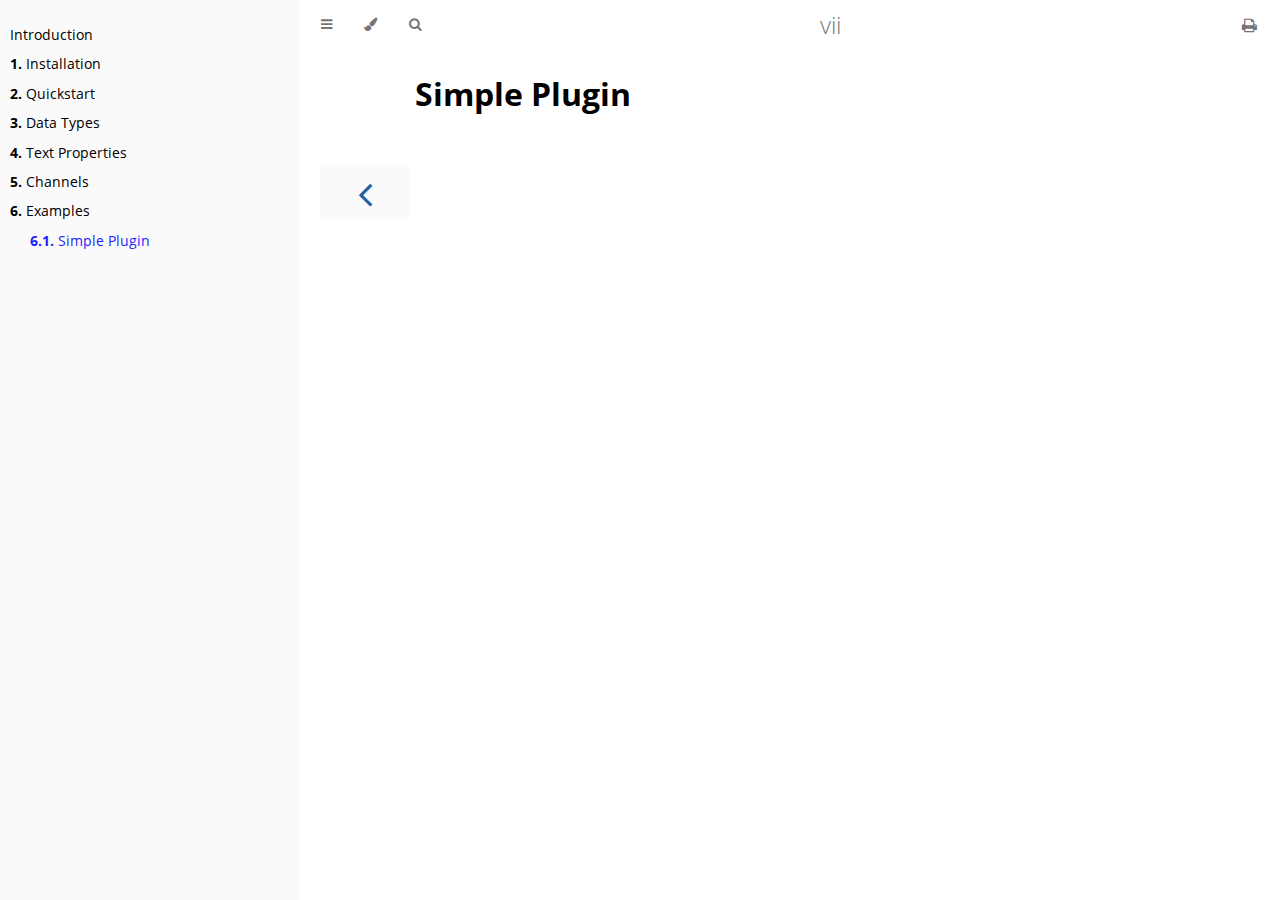
<file: plugin_simple.html>
<!DOCTYPE html>
<html lang="en" class="sidebar-visible no-js light">
  <head>
    <!-- Book generated using mdBook -->
    <meta charset="UTF-8" />
    <title>Simple Plugin - vii</title>

    <!-- Custom HTML head -->

    <meta content="text/html; charset=utf-8" http-equiv="Content-Type" />
    <meta name="description" content="" />
    <meta name="viewport" content="width=device-width, initial-scale=1" />
    <meta name="theme-color" content="#ffffff" />

    <link rel="icon" href="favicon.svg" />
    <link rel="shortcut icon" href="favicon.png" />
    <link rel="stylesheet" href="css/variables.css" />
    <link rel="stylesheet" href="css/general.css" />
    <link rel="stylesheet" href="css/chrome.css" />
    <link rel="stylesheet" href="css/print.css" media="print" />

    <!-- Fonts -->
    <link rel="stylesheet" href="FontAwesome/css/font-awesome.css" />
    <link rel="stylesheet" href="fonts/fonts.css" />

    <!-- Highlight.js Stylesheets -->
    <link rel="stylesheet" href="highlight.css" />
    <link rel="stylesheet" href="tomorrow-night.css" />
    <link rel="stylesheet" href="ayu-highlight.css" />

    <!-- Custom theme stylesheets -->
  </head>
  <body>
    <!-- Provide site root to javascript -->
    <script type="text/javascript">
      var path_to_root = "";
      var default_theme = window.matchMedia("(prefers-color-scheme: dark)")
        .matches
        ? "navy"
        : "light";
    </script>

    <!-- Work around some values being stored in localStorage wrapped in quotes -->
    <script type="text/javascript">
      try {
        var theme = localStorage.getItem("mdbook-theme");
        var sidebar = localStorage.getItem("mdbook-sidebar");

        if (theme.startsWith('"') && theme.endsWith('"')) {
          localStorage.setItem(
            "mdbook-theme",
            theme.slice(1, theme.length - 1)
          );
        }

        if (sidebar.startsWith('"') && sidebar.endsWith('"')) {
          localStorage.setItem(
            "mdbook-sidebar",
            sidebar.slice(1, sidebar.length - 1)
          );
        }
      } catch (e) {}
    </script>

    <!-- Set the theme before any content is loaded, prevents flash -->
    <script type="text/javascript">
      var theme;
      try {
        theme = localStorage.getItem("mdbook-theme");
      } catch (e) {}
      if (theme === null || theme === undefined) {
        theme = default_theme;
      }
      var html = document.querySelector("html");
      html.classList.remove("no-js");
      html.classList.remove("light");
      html.classList.add(theme);
      html.classList.add("js");
    </script>

    <!-- Hide / unhide sidebar before it is displayed -->
    <script type="text/javascript">
      var html = document.querySelector("html");
      var sidebar = "hidden";
      if (document.body.clientWidth >= 1080) {
        try {
          sidebar = localStorage.getItem("mdbook-sidebar");
        } catch (e) {}
        sidebar = sidebar || "visible";
      }
      html.classList.remove("sidebar-visible");
      html.classList.add("sidebar-" + sidebar);
    </script>

    <nav id="sidebar" class="sidebar" aria-label="Table of contents">
      <div class="sidebar-scrollbox">
        <ol class="chapter">
          <li class="chapter-item expanded affix">
            <a href="introduction.html">Introduction</a>
          </li>
          <li class="chapter-item expanded">
            <a href="installation.html"
              ><strong aria-hidden="true">1.</strong> Installation</a
            >
          </li>
          <li class="chapter-item expanded">
            <a href="quickstart.html"
              ><strong aria-hidden="true">2.</strong> Quickstart</a
            >
          </li>
          <li class="chapter-item expanded">
            <a href="data_types.html"
              ><strong aria-hidden="true">3.</strong> Data Types</a
            >
          </li>
          <li class="chapter-item expanded">
            <a href="text_properties.html"
              ><strong aria-hidden="true">4.</strong> Text Properties</a
            >
          </li>
          <li class="chapter-item expanded">
            <a href="channels.html"
              ><strong aria-hidden="true">5.</strong> Channels</a
            >
          </li>
          <li class="chapter-item expanded">
            <a href="examples.html"
              ><strong aria-hidden="true">6.</strong> Examples</a
            >
          </li>
          <li>
            <ol class="section">
              <li class="chapter-item expanded">
                <a href="plugin_simple.html" class="active"
                  ><strong aria-hidden="true">6.1.</strong> Simple Plugin</a
                >
              </li>
            </ol>
          </li>
        </ol>
      </div>
      <div id="sidebar-resize-handle" class="sidebar-resize-handle"></div>
    </nav>

    <div id="page-wrapper" class="page-wrapper">
      <div class="page">
        <div id="menu-bar-hover-placeholder"></div>
        <div id="menu-bar" class="menu-bar sticky bordered">
          <div class="left-buttons">
            <button
              id="sidebar-toggle"
              class="icon-button"
              type="button"
              title="Toggle Table of Contents"
              aria-label="Toggle Table of Contents"
              aria-controls="sidebar"
            >
              <i class="fa fa-bars"></i>
            </button>
            <button
              id="theme-toggle"
              class="icon-button"
              type="button"
              title="Change theme"
              aria-label="Change theme"
              aria-haspopup="true"
              aria-expanded="false"
              aria-controls="theme-list"
            >
              <i class="fa fa-paint-brush"></i>
            </button>
            <ul
              id="theme-list"
              class="theme-popup"
              aria-label="Themes"
              role="menu"
            >
              <li role="none">
                <button role="menuitem" class="theme" id="light">
                  Light (default)
                </button>
              </li>
              <li role="none">
                <button role="menuitem" class="theme" id="rust">Rust</button>
              </li>
              <li role="none">
                <button role="menuitem" class="theme" id="coal">Coal</button>
              </li>
              <li role="none">
                <button role="menuitem" class="theme" id="navy">Navy</button>
              </li>
              <li role="none">
                <button role="menuitem" class="theme" id="ayu">Ayu</button>
              </li>
            </ul>
            <button
              id="search-toggle"
              class="icon-button"
              type="button"
              title="Search. (Shortkey: s)"
              aria-label="Toggle Searchbar"
              aria-expanded="false"
              aria-keyshortcuts="S"
              aria-controls="searchbar"
            >
              <i class="fa fa-search"></i>
            </button>
          </div>

          <h1 class="menu-title">vii</h1>

          <div class="right-buttons">
            <a
              href="print.html"
              title="Print this book"
              aria-label="Print this book"
            >
              <i id="print-button" class="fa fa-print"></i>
            </a>
          </div>
        </div>

        <div id="search-wrapper" class="hidden">
          <form id="searchbar-outer" class="searchbar-outer">
            <input
              type="search"
              id="searchbar"
              name="searchbar"
              placeholder="Search this book ..."
              aria-controls="searchresults-outer"
              aria-describedby="searchresults-header"
            />
          </form>
          <div id="searchresults-outer" class="searchresults-outer hidden">
            <div id="searchresults-header" class="searchresults-header"></div>
            <ul id="searchresults"></ul>
          </div>
        </div>

        <!-- Apply ARIA attributes after the sidebar and the sidebar toggle button are added to the DOM -->
        <script type="text/javascript">
          document
            .getElementById("sidebar-toggle")
            .setAttribute("aria-expanded", sidebar === "visible");
          document
            .getElementById("sidebar")
            .setAttribute("aria-hidden", sidebar !== "visible");
          Array.from(document.querySelectorAll("#sidebar a")).forEach(function (
            link
          ) {
            link.setAttribute("tabIndex", sidebar === "visible" ? 0 : -1);
          });
        </script>

        <div id="content" class="content">
          <main>
            <h1 id="simple-plugin">
              <a class="header" href="#simple-plugin">Simple Plugin</a>
            </h1>
          </main>

          <nav class="nav-wrapper" aria-label="Page navigation">
            <!-- Mobile navigation buttons -->
            <a
              rel="prev"
              href="examples.html"
              class="mobile-nav-chapters previous"
              title="Previous chapter"
              aria-label="Previous chapter"
              aria-keyshortcuts="Left"
            >
              <i class="fa fa-angle-left"></i>
            </a>

            <div style="clear: both"></div>
          </nav>
        </div>
      </div>

      <nav class="nav-wide-wrapper" aria-label="Page navigation">
        <a
          rel="prev"
          href="examples.html"
          class="nav-chapters previous"
          title="Previous chapter"
          aria-label="Previous chapter"
          aria-keyshortcuts="Left"
        >
          <i class="fa fa-angle-left"></i>
        </a>
      </nav>
    </div>

    <script type="text/javascript">
      window.playground_copyable = true;
    </script>

    <script
      src="elasticlunr.min.js"
      type="text/javascript"
      charset="utf-8"
    ></script>
    <script src="mark.min.js" type="text/javascript" charset="utf-8"></script>
    <script src="searcher.js" type="text/javascript" charset="utf-8"></script>

    <script
      src="clipboard.min.js"
      type="text/javascript"
      charset="utf-8"
    ></script>
    <script src="highlight.js" type="text/javascript" charset="utf-8"></script>
    <script src="book.js" type="text/javascript" charset="utf-8"></script>

    <!-- Custom JS scripts -->
  </body>
</html>
</file>
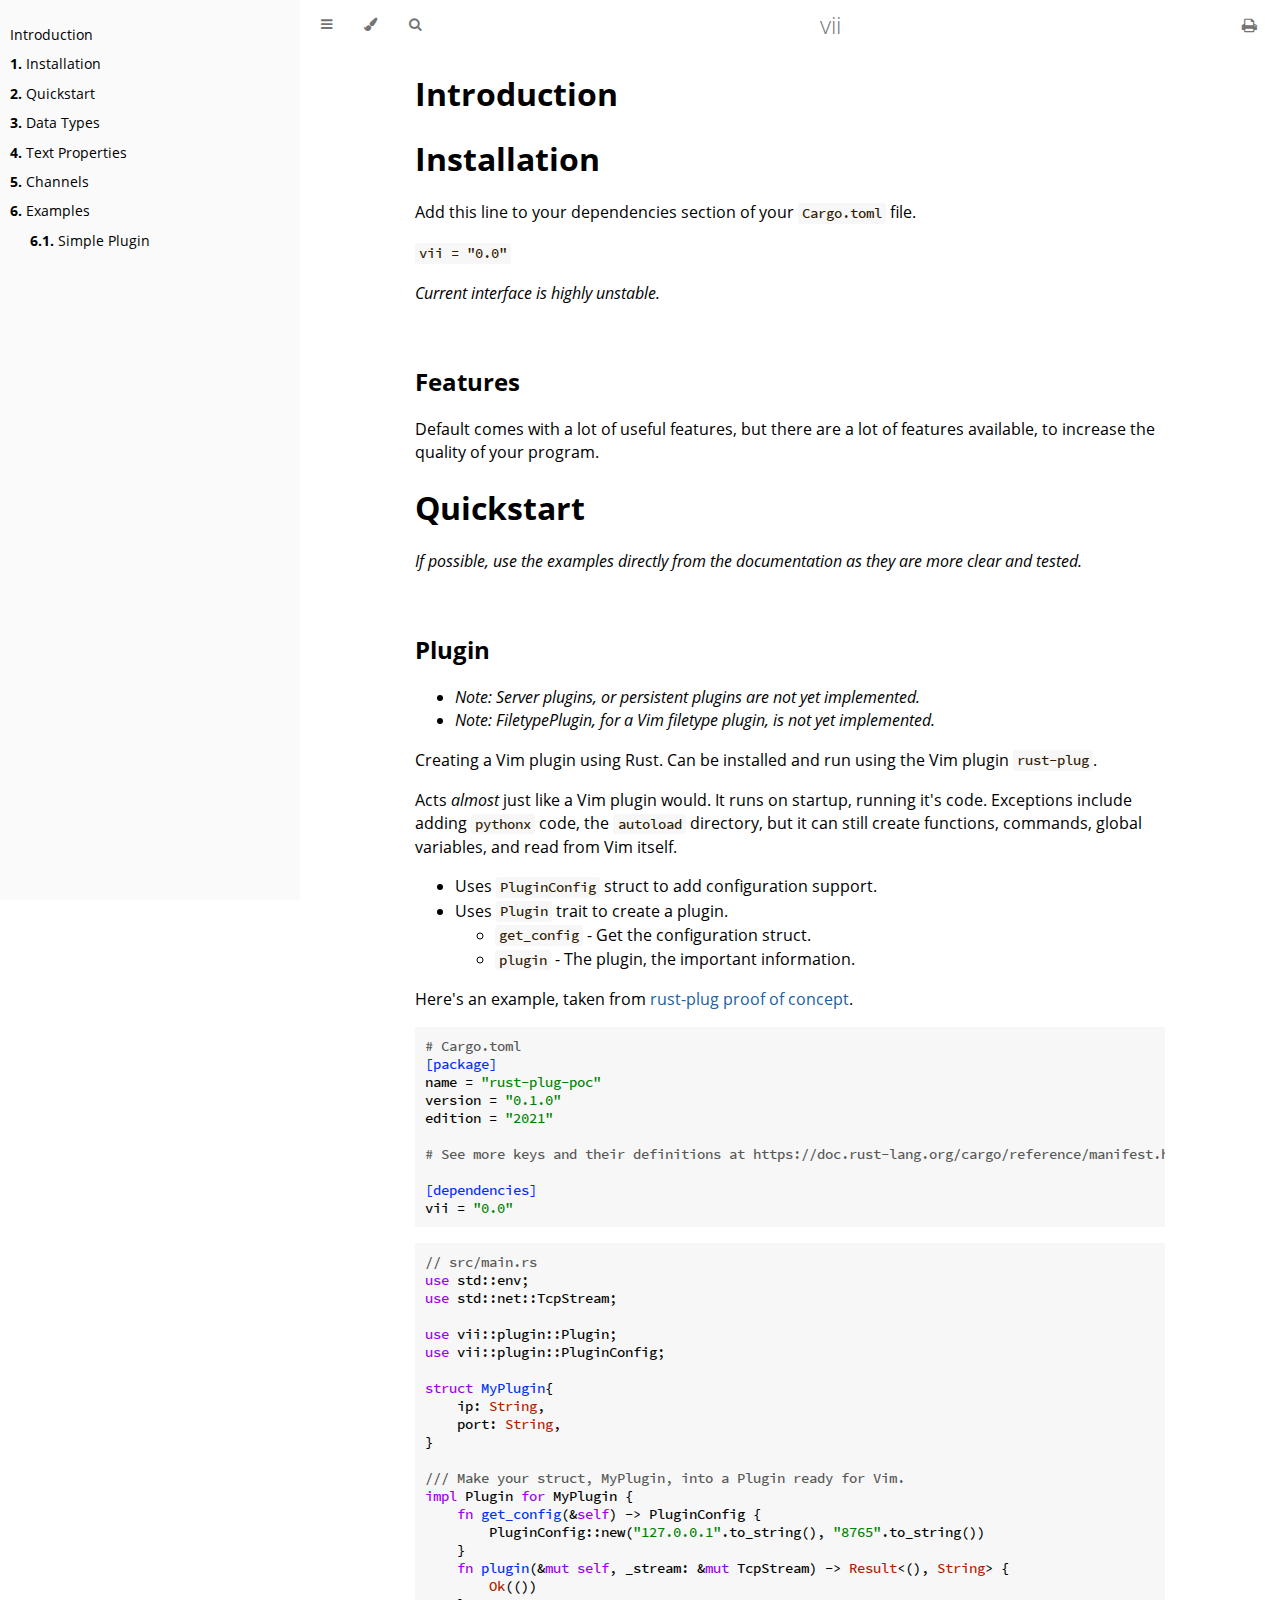
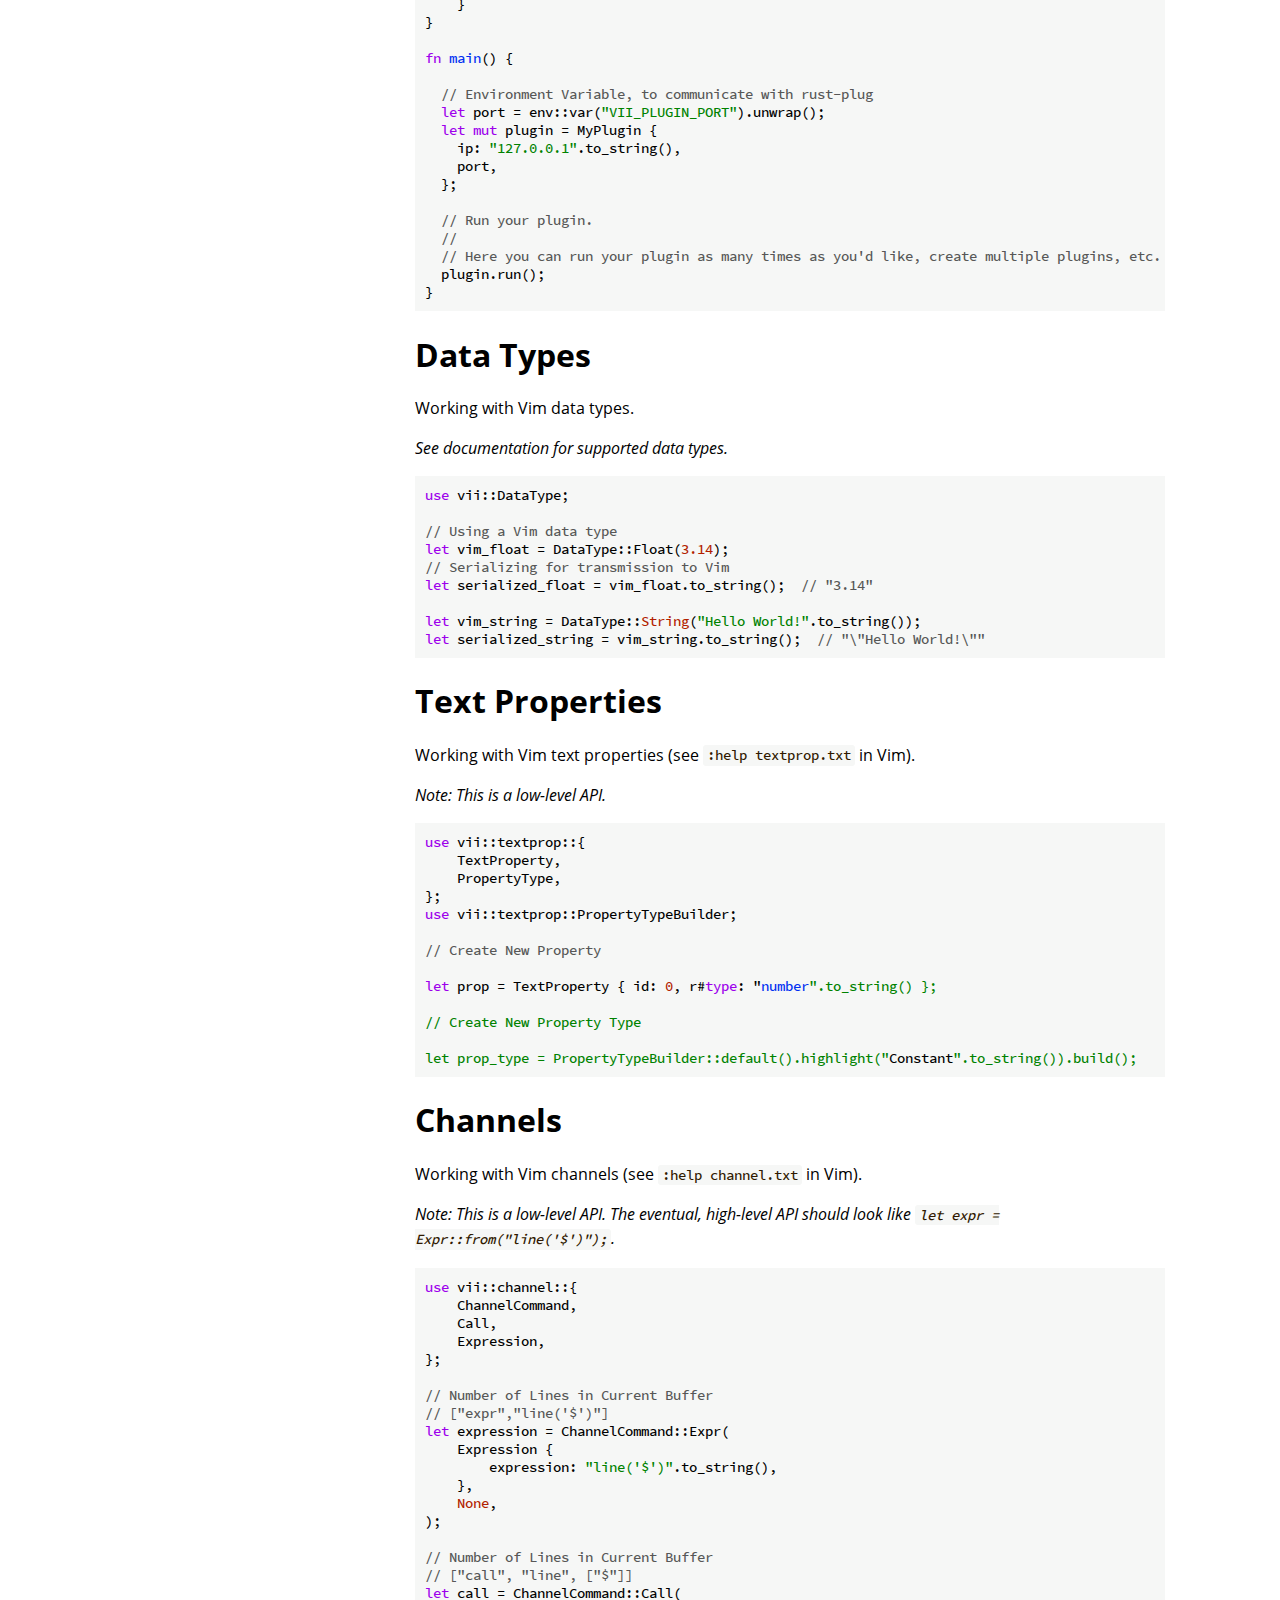
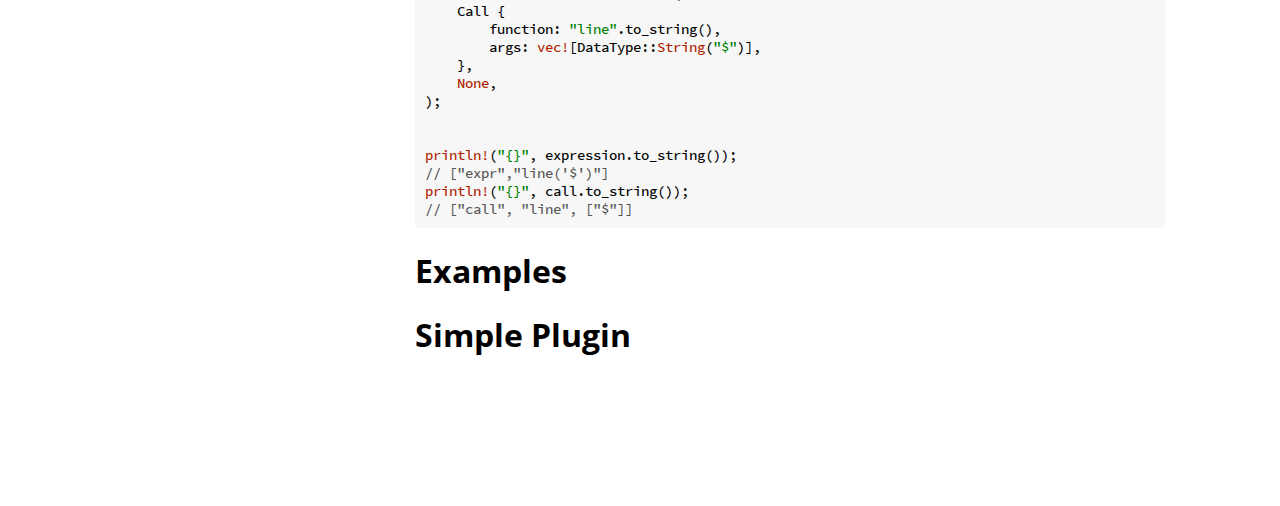
<file: print.html>
<!DOCTYPE html>
<html lang="en" class="sidebar-visible no-js light">
  <head>
    <!-- Book generated using mdBook -->
    <meta charset="UTF-8" />
    <title>vii</title>
    <meta name="robots" content="noindex" />

    <!-- Custom HTML head -->

    <meta content="text/html; charset=utf-8" http-equiv="Content-Type" />
    <meta name="description" content="" />
    <meta name="viewport" content="width=device-width, initial-scale=1" />
    <meta name="theme-color" content="#ffffff" />

    <link rel="icon" href="favicon.svg" />
    <link rel="shortcut icon" href="favicon.png" />
    <link rel="stylesheet" href="css/variables.css" />
    <link rel="stylesheet" href="css/general.css" />
    <link rel="stylesheet" href="css/chrome.css" />
    <link rel="stylesheet" href="css/print.css" media="print" />

    <!-- Fonts -->
    <link rel="stylesheet" href="FontAwesome/css/font-awesome.css" />
    <link rel="stylesheet" href="fonts/fonts.css" />

    <!-- Highlight.js Stylesheets -->
    <link rel="stylesheet" href="highlight.css" />
    <link rel="stylesheet" href="tomorrow-night.css" />
    <link rel="stylesheet" href="ayu-highlight.css" />

    <!-- Custom theme stylesheets -->
  </head>
  <body>
    <!-- Provide site root to javascript -->
    <script type="text/javascript">
      var path_to_root = "";
      var default_theme = window.matchMedia("(prefers-color-scheme: dark)")
        .matches
        ? "navy"
        : "light";
    </script>

    <!-- Work around some values being stored in localStorage wrapped in quotes -->
    <script type="text/javascript">
      try {
        var theme = localStorage.getItem("mdbook-theme");
        var sidebar = localStorage.getItem("mdbook-sidebar");

        if (theme.startsWith('"') && theme.endsWith('"')) {
          localStorage.setItem(
            "mdbook-theme",
            theme.slice(1, theme.length - 1)
          );
        }

        if (sidebar.startsWith('"') && sidebar.endsWith('"')) {
          localStorage.setItem(
            "mdbook-sidebar",
            sidebar.slice(1, sidebar.length - 1)
          );
        }
      } catch (e) {}
    </script>

    <!-- Set the theme before any content is loaded, prevents flash -->
    <script type="text/javascript">
      var theme;
      try {
        theme = localStorage.getItem("mdbook-theme");
      } catch (e) {}
      if (theme === null || theme === undefined) {
        theme = default_theme;
      }
      var html = document.querySelector("html");
      html.classList.remove("no-js");
      html.classList.remove("light");
      html.classList.add(theme);
      html.classList.add("js");
    </script>

    <!-- Hide / unhide sidebar before it is displayed -->
    <script type="text/javascript">
      var html = document.querySelector("html");
      var sidebar = "hidden";
      if (document.body.clientWidth >= 1080) {
        try {
          sidebar = localStorage.getItem("mdbook-sidebar");
        } catch (e) {}
        sidebar = sidebar || "visible";
      }
      html.classList.remove("sidebar-visible");
      html.classList.add("sidebar-" + sidebar);
    </script>

    <nav id="sidebar" class="sidebar" aria-label="Table of contents">
      <div class="sidebar-scrollbox">
        <ol class="chapter">
          <li class="chapter-item expanded affix">
            <a href="introduction.html">Introduction</a>
          </li>
          <li class="chapter-item expanded">
            <a href="installation.html"
              ><strong aria-hidden="true">1.</strong> Installation</a
            >
          </li>
          <li class="chapter-item expanded">
            <a href="quickstart.html"
              ><strong aria-hidden="true">2.</strong> Quickstart</a
            >
          </li>
          <li class="chapter-item expanded">
            <a href="data_types.html"
              ><strong aria-hidden="true">3.</strong> Data Types</a
            >
          </li>
          <li class="chapter-item expanded">
            <a href="text_properties.html"
              ><strong aria-hidden="true">4.</strong> Text Properties</a
            >
          </li>
          <li class="chapter-item expanded">
            <a href="channels.html"
              ><strong aria-hidden="true">5.</strong> Channels</a
            >
          </li>
          <li class="chapter-item expanded">
            <a href="examples.html"
              ><strong aria-hidden="true">6.</strong> Examples</a
            >
          </li>
          <li>
            <ol class="section">
              <li class="chapter-item expanded">
                <a href="plugin_simple.html"
                  ><strong aria-hidden="true">6.1.</strong> Simple Plugin</a
                >
              </li>
            </ol>
          </li>
        </ol>
      </div>
      <div id="sidebar-resize-handle" class="sidebar-resize-handle"></div>
    </nav>

    <div id="page-wrapper" class="page-wrapper">
      <div class="page">
        <div id="menu-bar-hover-placeholder"></div>
        <div id="menu-bar" class="menu-bar sticky bordered">
          <div class="left-buttons">
            <button
              id="sidebar-toggle"
              class="icon-button"
              type="button"
              title="Toggle Table of Contents"
              aria-label="Toggle Table of Contents"
              aria-controls="sidebar"
            >
              <i class="fa fa-bars"></i>
            </button>
            <button
              id="theme-toggle"
              class="icon-button"
              type="button"
              title="Change theme"
              aria-label="Change theme"
              aria-haspopup="true"
              aria-expanded="false"
              aria-controls="theme-list"
            >
              <i class="fa fa-paint-brush"></i>
            </button>
            <ul
              id="theme-list"
              class="theme-popup"
              aria-label="Themes"
              role="menu"
            >
              <li role="none">
                <button role="menuitem" class="theme" id="light">
                  Light (default)
                </button>
              </li>
              <li role="none">
                <button role="menuitem" class="theme" id="rust">Rust</button>
              </li>
              <li role="none">
                <button role="menuitem" class="theme" id="coal">Coal</button>
              </li>
              <li role="none">
                <button role="menuitem" class="theme" id="navy">Navy</button>
              </li>
              <li role="none">
                <button role="menuitem" class="theme" id="ayu">Ayu</button>
              </li>
            </ul>
            <button
              id="search-toggle"
              class="icon-button"
              type="button"
              title="Search. (Shortkey: s)"
              aria-label="Toggle Searchbar"
              aria-expanded="false"
              aria-keyshortcuts="S"
              aria-controls="searchbar"
            >
              <i class="fa fa-search"></i>
            </button>
          </div>

          <h1 class="menu-title">vii</h1>

          <div class="right-buttons">
            <a
              href="print.html"
              title="Print this book"
              aria-label="Print this book"
            >
              <i id="print-button" class="fa fa-print"></i>
            </a>
          </div>
        </div>

        <div id="search-wrapper" class="hidden">
          <form id="searchbar-outer" class="searchbar-outer">
            <input
              type="search"
              id="searchbar"
              name="searchbar"
              placeholder="Search this book ..."
              aria-controls="searchresults-outer"
              aria-describedby="searchresults-header"
            />
          </form>
          <div id="searchresults-outer" class="searchresults-outer hidden">
            <div id="searchresults-header" class="searchresults-header"></div>
            <ul id="searchresults"></ul>
          </div>
        </div>

        <!-- Apply ARIA attributes after the sidebar and the sidebar toggle button are added to the DOM -->
        <script type="text/javascript">
          document
            .getElementById("sidebar-toggle")
            .setAttribute("aria-expanded", sidebar === "visible");
          document
            .getElementById("sidebar")
            .setAttribute("aria-hidden", sidebar !== "visible");
          Array.from(document.querySelectorAll("#sidebar a")).forEach(function (
            link
          ) {
            link.setAttribute("tabIndex", sidebar === "visible" ? 0 : -1);
          });
        </script>

        <div id="content" class="content">
          <main>
            <h1 id="introduction">
              <a class="header" href="#introduction">Introduction</a>
            </h1>
            <div style="break-before: page; page-break-before: always"></div>
            <h1 id="installation">
              <a class="header" href="#installation">Installation</a>
            </h1>
            <p>
              Add this line to your dependencies section of your
              <code>Cargo.toml</code> file.
            </p>
            <p><code>vii = &quot;0.0&quot;</code></p>
            <p><em>Current interface is highly unstable.</em></p>
            <h2 id="features">
              <a class="header" href="#features">Features</a>
            </h2>
            <p>
              Default comes with a lot of useful features, but there are a lot
              of features available, to increase the quality of your program.
            </p>
            <div style="break-before: page; page-break-before: always"></div>
            <h1 id="quickstart">
              <a class="header" href="#quickstart">Quickstart</a>
            </h1>
            <p>
              <em
                >If possible, use the examples directly from the documentation
                as they are more clear and tested.</em
              >
            </p>
            <h2 id="plugin"><a class="header" href="#plugin">Plugin</a></h2>
            <ul>
              <li>
                <em
                  >Note: Server plugins, or persistent plugins are not yet
                  implemented.</em
                >
              </li>
              <li>
                <em
                  >Note: FiletypePlugin, for a Vim filetype plugin, is not yet
                  implemented.</em
                >
              </li>
            </ul>
            <p>
              Creating a Vim plugin using Rust. Can be installed and run using
              the Vim plugin <code>rust-plug</code>.
            </p>
            <p>
              Acts <em>almost</em> just like a Vim plugin would. It runs on
              startup, running it's code. Exceptions include adding
              <code>pythonx</code> code, the <code>autoload</code> directory,
              but it can still create functions, commands, global variables, and
              read from Vim itself.
            </p>
            <ul>
              <li>
                Uses <code>PluginConfig</code> struct to add configuration
                support.
              </li>
              <li>
                Uses <code>Plugin</code> trait to create a plugin.
                <ul>
                  <li>
                    <code>get_config</code> - Get the configuration struct.
                  </li>
                  <li>
                    <code>plugin</code> - The plugin, the important information.
                  </li>
                </ul>
              </li>
            </ul>
            <p>
              Here's an example, taken from
              <a href="https://github.com/AceofSpades5757/rust-plug-poc"
                >rust-plug proof of concept</a
              >.
            </p>
            <pre><code class="language-toml"># Cargo.toml
[package]
name = &quot;rust-plug-poc&quot;
version = &quot;0.1.0&quot;
edition = &quot;2021&quot;

# See more keys and their definitions at https://doc.rust-lang.org/cargo/reference/manifest.html

[dependencies]
vii = &quot;0.0&quot;
</code></pre>
            <pre><pre class="playground"><code class="language-rust">// src/main.rs
use std::env;
use std::net::TcpStream;

use vii::plugin::Plugin;
use vii::plugin::PluginConfig;

struct MyPlugin{
    ip: String,
    port: String,
}

/// Make your struct, MyPlugin, into a Plugin ready for Vim.
impl Plugin for MyPlugin {
    fn get_config(&amp;self) -&gt; PluginConfig {
        PluginConfig::new(&quot;127.0.0.1&quot;.to_string(), &quot;8765&quot;.to_string())
    }
    fn plugin(&amp;mut self, _stream: &amp;mut TcpStream) -&gt; Result&lt;(), String&gt; {
        Ok(())
    }
}

fn main() {

  // Environment Variable, to communicate with rust-plug
  let port = env::var(&quot;VII_PLUGIN_PORT&quot;).unwrap();
  let mut plugin = MyPlugin {
    ip: &quot;127.0.0.1&quot;.to_string(),
    port,
  };

  // Run your plugin.
  //
  // Here you can run your plugin as many times as you'd like, create multiple plugins, etc.
  plugin.run();
}
</code></pre></pre>
            <div style="break-before: page; page-break-before: always"></div>
            <h1 id="data-types">
              <a class="header" href="#data-types">Data Types</a>
            </h1>
            <p>Working with Vim data types.</p>
            <p><em>See documentation for supported data types.</em></p>
            <pre><pre class="playground"><code class="language-rust"><span class="boring">#![allow(unused)]
</span><span class="boring">fn main() {
</span>use vii::DataType;

// Using a Vim data type
let vim_float = DataType::Float(3.14);
// Serializing for transmission to Vim
let serialized_float = vim_float.to_string();  // &quot;3.14&quot;

let vim_string = DataType::String(&quot;Hello World!&quot;.to_string());
let serialized_string = vim_string.to_string();  // &quot;\&quot;Hello World!\&quot;&quot;
<span class="boring">}
</span></code></pre></pre>
            <div style="break-before: page; page-break-before: always"></div>
            <h1 id="text-properties">
              <a class="header" href="#text-properties">Text Properties</a>
            </h1>
            <p>
              Working with Vim text properties (see
              <code>:help textprop.txt</code> in Vim).
            </p>
            <p><em>Note: This is a low-level API.</em></p>
            <pre><pre class="playground"><code class="language-rust"><span class="boring">#![allow(unused)]
</span><span class="boring">fn main() {
</span>use vii::textprop::{
    TextProperty,
    PropertyType,
};
use vii::textprop::PropertyTypeBuilder;

// Create New Property

let prop = TextProperty { id: 0, r#type: &quot;number&quot;.to_string() };

// Create New Property Type

let prop_type = PropertyTypeBuilder::default().highlight(&quot;Constant&quot;.to_string()).build();
<span class="boring">}
</span></code></pre></pre>
            <div style="break-before: page; page-break-before: always"></div>
            <h1 id="channels">
              <a class="header" href="#channels">Channels</a>
            </h1>
            <p>
              Working with Vim channels (see <code>:help channel.txt</code> in
              Vim).
            </p>
            <p>
              <em
                >Note: This is a low-level API. The eventual, high-level API
                should look like
                <code>let expr = Expr::from(&quot;line('$')&quot;);</code>.</em
              >
            </p>
            <pre><pre class="playground"><code class="language-rust"><span class="boring">#![allow(unused)]
</span><span class="boring">fn main() {
</span>use vii::channel::{
    ChannelCommand,
    Call,
    Expression,
};

// Number of Lines in Current Buffer
// [&quot;expr&quot;,&quot;line('$')&quot;]
let expression = ChannelCommand::Expr(
    Expression {
        expression: &quot;line('$')&quot;.to_string(),
    },
    None,
);

// Number of Lines in Current Buffer
// [&quot;call&quot;, &quot;line&quot;, [&quot;$&quot;]]
let call = ChannelCommand::Call(
    Call {
        function: &quot;line&quot;.to_string(),
        args: vec![DataType::String(&quot;$&quot;)],
    },
    None,
);


println!(&quot;{}&quot;, expression.to_string());
// [&quot;expr&quot;,&quot;line('$')&quot;]
println!(&quot;{}&quot;, call.to_string());
// [&quot;call&quot;, &quot;line&quot;, [&quot;$&quot;]]
<span class="boring">}
</span></code></pre></pre>
            <div style="break-before: page; page-break-before: always"></div>
            <h1 id="examples">
              <a class="header" href="#examples">Examples</a>
            </h1>
            <div style="break-before: page; page-break-before: always"></div>
            <h1 id="simple-plugin">
              <a class="header" href="#simple-plugin">Simple Plugin</a>
            </h1>
          </main>

          <nav class="nav-wrapper" aria-label="Page navigation">
            <!-- Mobile navigation buttons -->

            <div style="clear: both"></div>
          </nav>
        </div>
      </div>

      <nav class="nav-wide-wrapper" aria-label="Page navigation"></nav>
    </div>

    <script type="text/javascript">
      window.playground_copyable = true;
    </script>

    <script
      src="elasticlunr.min.js"
      type="text/javascript"
      charset="utf-8"
    ></script>
    <script src="mark.min.js" type="text/javascript" charset="utf-8"></script>
    <script src="searcher.js" type="text/javascript" charset="utf-8"></script>

    <script
      src="clipboard.min.js"
      type="text/javascript"
      charset="utf-8"
    ></script>
    <script src="highlight.js" type="text/javascript" charset="utf-8"></script>
    <script src="book.js" type="text/javascript" charset="utf-8"></script>

    <!-- Custom JS scripts -->

    <script type="text/javascript">
      window.addEventListener("load", function () {
        window.setTimeout(window.print, 100);
      });
    </script>
  </body>
</html>
</file>
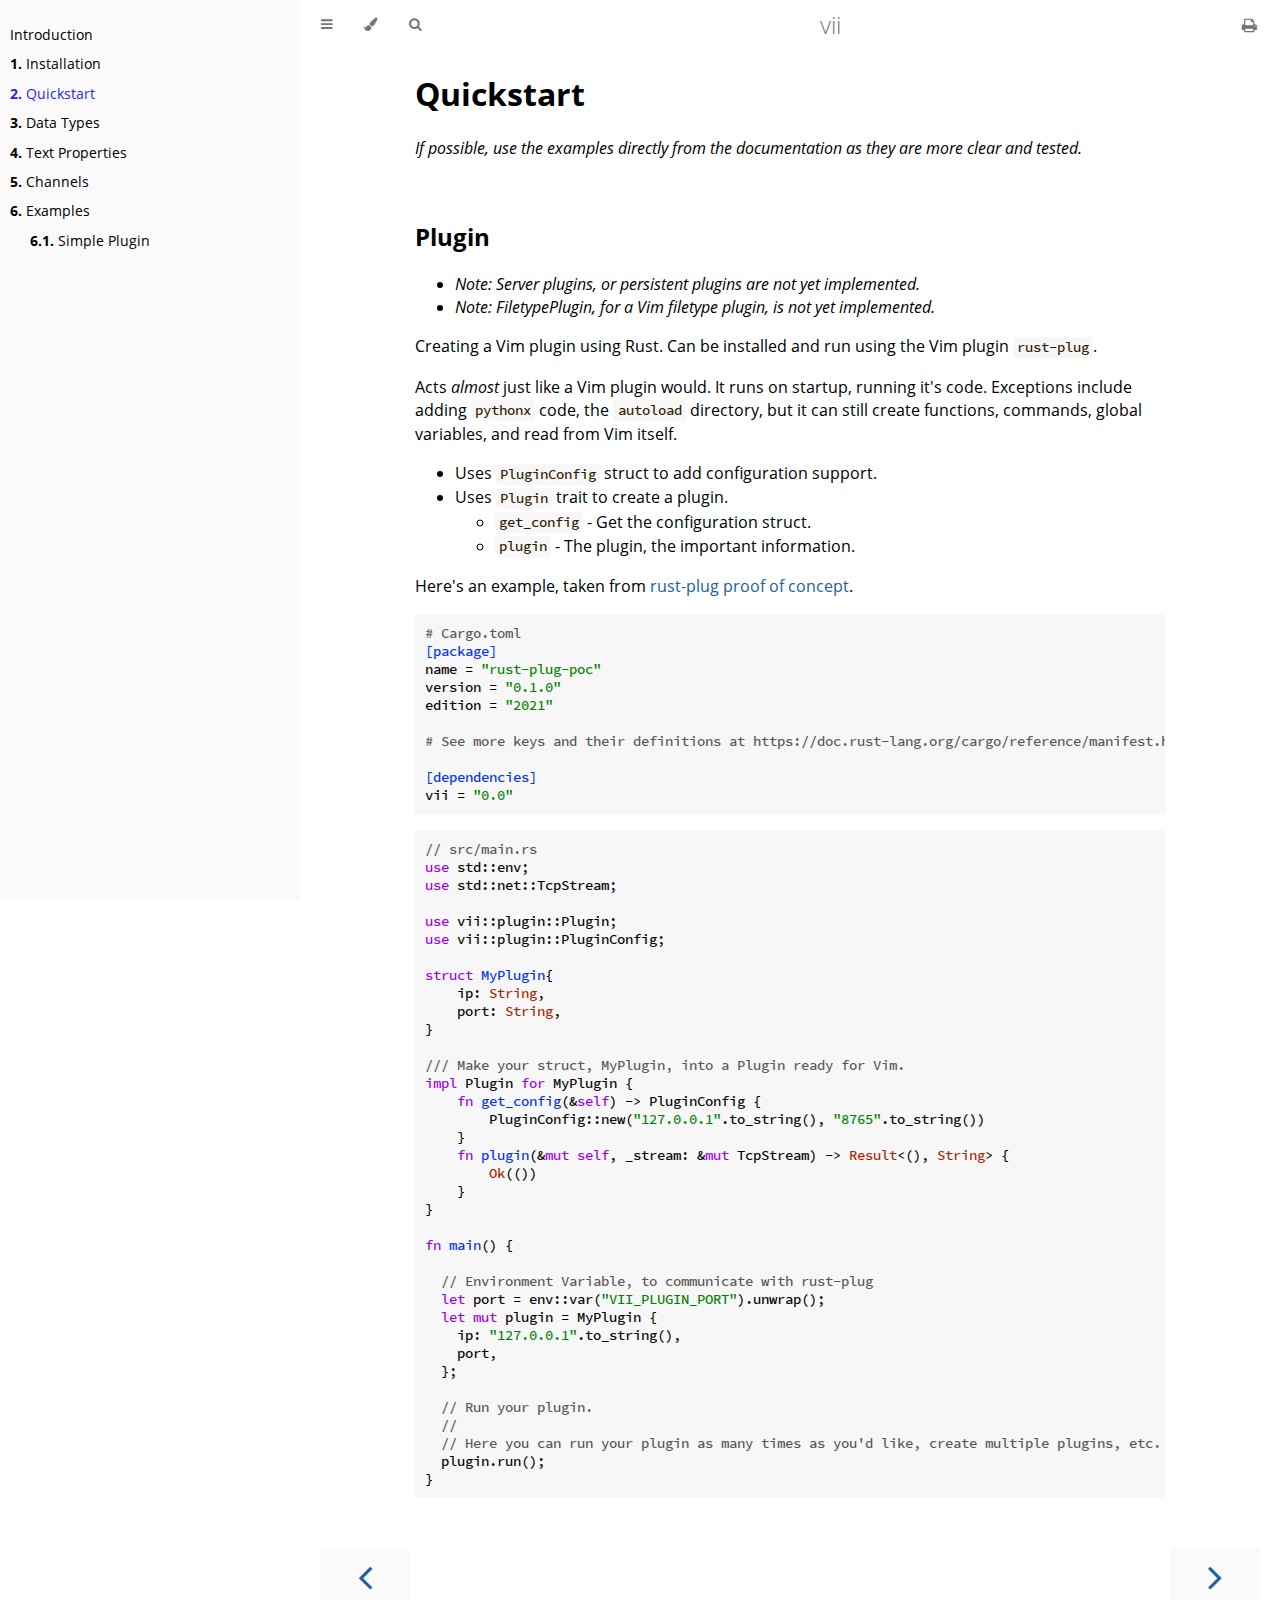
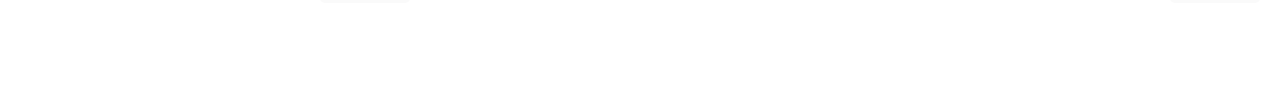
<file: quickstart.html>
<!DOCTYPE html>
<html lang="en" class="sidebar-visible no-js light">
  <head>
    <!-- Book generated using mdBook -->
    <meta charset="UTF-8" />
    <title>Quickstart - vii</title>

    <!-- Custom HTML head -->

    <meta content="text/html; charset=utf-8" http-equiv="Content-Type" />
    <meta name="description" content="" />
    <meta name="viewport" content="width=device-width, initial-scale=1" />
    <meta name="theme-color" content="#ffffff" />

    <link rel="icon" href="favicon.svg" />
    <link rel="shortcut icon" href="favicon.png" />
    <link rel="stylesheet" href="css/variables.css" />
    <link rel="stylesheet" href="css/general.css" />
    <link rel="stylesheet" href="css/chrome.css" />
    <link rel="stylesheet" href="css/print.css" media="print" />

    <!-- Fonts -->
    <link rel="stylesheet" href="FontAwesome/css/font-awesome.css" />
    <link rel="stylesheet" href="fonts/fonts.css" />

    <!-- Highlight.js Stylesheets -->
    <link rel="stylesheet" href="highlight.css" />
    <link rel="stylesheet" href="tomorrow-night.css" />
    <link rel="stylesheet" href="ayu-highlight.css" />

    <!-- Custom theme stylesheets -->
  </head>
  <body>
    <!-- Provide site root to javascript -->
    <script type="text/javascript">
      var path_to_root = "";
      var default_theme = window.matchMedia("(prefers-color-scheme: dark)")
        .matches
        ? "navy"
        : "light";
    </script>

    <!-- Work around some values being stored in localStorage wrapped in quotes -->
    <script type="text/javascript">
      try {
        var theme = localStorage.getItem("mdbook-theme");
        var sidebar = localStorage.getItem("mdbook-sidebar");

        if (theme.startsWith('"') && theme.endsWith('"')) {
          localStorage.setItem(
            "mdbook-theme",
            theme.slice(1, theme.length - 1)
          );
        }

        if (sidebar.startsWith('"') && sidebar.endsWith('"')) {
          localStorage.setItem(
            "mdbook-sidebar",
            sidebar.slice(1, sidebar.length - 1)
          );
        }
      } catch (e) {}
    </script>

    <!-- Set the theme before any content is loaded, prevents flash -->
    <script type="text/javascript">
      var theme;
      try {
        theme = localStorage.getItem("mdbook-theme");
      } catch (e) {}
      if (theme === null || theme === undefined) {
        theme = default_theme;
      }
      var html = document.querySelector("html");
      html.classList.remove("no-js");
      html.classList.remove("light");
      html.classList.add(theme);
      html.classList.add("js");
    </script>

    <!-- Hide / unhide sidebar before it is displayed -->
    <script type="text/javascript">
      var html = document.querySelector("html");
      var sidebar = "hidden";
      if (document.body.clientWidth >= 1080) {
        try {
          sidebar = localStorage.getItem("mdbook-sidebar");
        } catch (e) {}
        sidebar = sidebar || "visible";
      }
      html.classList.remove("sidebar-visible");
      html.classList.add("sidebar-" + sidebar);
    </script>

    <nav id="sidebar" class="sidebar" aria-label="Table of contents">
      <div class="sidebar-scrollbox">
        <ol class="chapter">
          <li class="chapter-item expanded affix">
            <a href="introduction.html">Introduction</a>
          </li>
          <li class="chapter-item expanded">
            <a href="installation.html"
              ><strong aria-hidden="true">1.</strong> Installation</a
            >
          </li>
          <li class="chapter-item expanded">
            <a href="quickstart.html" class="active"
              ><strong aria-hidden="true">2.</strong> Quickstart</a
            >
          </li>
          <li class="chapter-item expanded">
            <a href="data_types.html"
              ><strong aria-hidden="true">3.</strong> Data Types</a
            >
          </li>
          <li class="chapter-item expanded">
            <a href="text_properties.html"
              ><strong aria-hidden="true">4.</strong> Text Properties</a
            >
          </li>
          <li class="chapter-item expanded">
            <a href="channels.html"
              ><strong aria-hidden="true">5.</strong> Channels</a
            >
          </li>
          <li class="chapter-item expanded">
            <a href="examples.html"
              ><strong aria-hidden="true">6.</strong> Examples</a
            >
          </li>
          <li>
            <ol class="section">
              <li class="chapter-item expanded">
                <a href="plugin_simple.html"
                  ><strong aria-hidden="true">6.1.</strong> Simple Plugin</a
                >
              </li>
            </ol>
          </li>
        </ol>
      </div>
      <div id="sidebar-resize-handle" class="sidebar-resize-handle"></div>
    </nav>

    <div id="page-wrapper" class="page-wrapper">
      <div class="page">
        <div id="menu-bar-hover-placeholder"></div>
        <div id="menu-bar" class="menu-bar sticky bordered">
          <div class="left-buttons">
            <button
              id="sidebar-toggle"
              class="icon-button"
              type="button"
              title="Toggle Table of Contents"
              aria-label="Toggle Table of Contents"
              aria-controls="sidebar"
            >
              <i class="fa fa-bars"></i>
            </button>
            <button
              id="theme-toggle"
              class="icon-button"
              type="button"
              title="Change theme"
              aria-label="Change theme"
              aria-haspopup="true"
              aria-expanded="false"
              aria-controls="theme-list"
            >
              <i class="fa fa-paint-brush"></i>
            </button>
            <ul
              id="theme-list"
              class="theme-popup"
              aria-label="Themes"
              role="menu"
            >
              <li role="none">
                <button role="menuitem" class="theme" id="light">
                  Light (default)
                </button>
              </li>
              <li role="none">
                <button role="menuitem" class="theme" id="rust">Rust</button>
              </li>
              <li role="none">
                <button role="menuitem" class="theme" id="coal">Coal</button>
              </li>
              <li role="none">
                <button role="menuitem" class="theme" id="navy">Navy</button>
              </li>
              <li role="none">
                <button role="menuitem" class="theme" id="ayu">Ayu</button>
              </li>
            </ul>
            <button
              id="search-toggle"
              class="icon-button"
              type="button"
              title="Search. (Shortkey: s)"
              aria-label="Toggle Searchbar"
              aria-expanded="false"
              aria-keyshortcuts="S"
              aria-controls="searchbar"
            >
              <i class="fa fa-search"></i>
            </button>
          </div>

          <h1 class="menu-title">vii</h1>

          <div class="right-buttons">
            <a
              href="print.html"
              title="Print this book"
              aria-label="Print this book"
            >
              <i id="print-button" class="fa fa-print"></i>
            </a>
          </div>
        </div>

        <div id="search-wrapper" class="hidden">
          <form id="searchbar-outer" class="searchbar-outer">
            <input
              type="search"
              id="searchbar"
              name="searchbar"
              placeholder="Search this book ..."
              aria-controls="searchresults-outer"
              aria-describedby="searchresults-header"
            />
          </form>
          <div id="searchresults-outer" class="searchresults-outer hidden">
            <div id="searchresults-header" class="searchresults-header"></div>
            <ul id="searchresults"></ul>
          </div>
        </div>

        <!-- Apply ARIA attributes after the sidebar and the sidebar toggle button are added to the DOM -->
        <script type="text/javascript">
          document
            .getElementById("sidebar-toggle")
            .setAttribute("aria-expanded", sidebar === "visible");
          document
            .getElementById("sidebar")
            .setAttribute("aria-hidden", sidebar !== "visible");
          Array.from(document.querySelectorAll("#sidebar a")).forEach(function (
            link
          ) {
            link.setAttribute("tabIndex", sidebar === "visible" ? 0 : -1);
          });
        </script>

        <div id="content" class="content">
          <main>
            <h1 id="quickstart">
              <a class="header" href="#quickstart">Quickstart</a>
            </h1>
            <p>
              <em
                >If possible, use the examples directly from the documentation
                as they are more clear and tested.</em
              >
            </p>
            <h2 id="plugin"><a class="header" href="#plugin">Plugin</a></h2>
            <ul>
              <li>
                <em
                  >Note: Server plugins, or persistent plugins are not yet
                  implemented.</em
                >
              </li>
              <li>
                <em
                  >Note: FiletypePlugin, for a Vim filetype plugin, is not yet
                  implemented.</em
                >
              </li>
            </ul>
            <p>
              Creating a Vim plugin using Rust. Can be installed and run using
              the Vim plugin <code>rust-plug</code>.
            </p>
            <p>
              Acts <em>almost</em> just like a Vim plugin would. It runs on
              startup, running it's code. Exceptions include adding
              <code>pythonx</code> code, the <code>autoload</code> directory,
              but it can still create functions, commands, global variables, and
              read from Vim itself.
            </p>
            <ul>
              <li>
                Uses <code>PluginConfig</code> struct to add configuration
                support.
              </li>
              <li>
                Uses <code>Plugin</code> trait to create a plugin.
                <ul>
                  <li>
                    <code>get_config</code> - Get the configuration struct.
                  </li>
                  <li>
                    <code>plugin</code> - The plugin, the important information.
                  </li>
                </ul>
              </li>
            </ul>
            <p>
              Here's an example, taken from
              <a href="https://github.com/AceofSpades5757/rust-plug-poc"
                >rust-plug proof of concept</a
              >.
            </p>
            <pre><code class="language-toml"># Cargo.toml
[package]
name = &quot;rust-plug-poc&quot;
version = &quot;0.1.0&quot;
edition = &quot;2021&quot;

# See more keys and their definitions at https://doc.rust-lang.org/cargo/reference/manifest.html

[dependencies]
vii = &quot;0.0&quot;
</code></pre>
            <pre><pre class="playground"><code class="language-rust">// src/main.rs
use std::env;
use std::net::TcpStream;

use vii::plugin::Plugin;
use vii::plugin::PluginConfig;

struct MyPlugin{
    ip: String,
    port: String,
}

/// Make your struct, MyPlugin, into a Plugin ready for Vim.
impl Plugin for MyPlugin {
    fn get_config(&amp;self) -&gt; PluginConfig {
        PluginConfig::new(&quot;127.0.0.1&quot;.to_string(), &quot;8765&quot;.to_string())
    }
    fn plugin(&amp;mut self, _stream: &amp;mut TcpStream) -&gt; Result&lt;(), String&gt; {
        Ok(())
    }
}

fn main() {

  // Environment Variable, to communicate with rust-plug
  let port = env::var(&quot;VII_PLUGIN_PORT&quot;).unwrap();
  let mut plugin = MyPlugin {
    ip: &quot;127.0.0.1&quot;.to_string(),
    port,
  };

  // Run your plugin.
  //
  // Here you can run your plugin as many times as you'd like, create multiple plugins, etc.
  plugin.run();
}
</code></pre></pre>
          </main>

          <nav class="nav-wrapper" aria-label="Page navigation">
            <!-- Mobile navigation buttons -->
            <a
              rel="prev"
              href="installation.html"
              class="mobile-nav-chapters previous"
              title="Previous chapter"
              aria-label="Previous chapter"
              aria-keyshortcuts="Left"
            >
              <i class="fa fa-angle-left"></i>
            </a>

            <a
              rel="next"
              href="data_types.html"
              class="mobile-nav-chapters next"
              title="Next chapter"
              aria-label="Next chapter"
              aria-keyshortcuts="Right"
            >
              <i class="fa fa-angle-right"></i>
            </a>

            <div style="clear: both"></div>
          </nav>
        </div>
      </div>

      <nav class="nav-wide-wrapper" aria-label="Page navigation">
        <a
          rel="prev"
          href="installation.html"
          class="nav-chapters previous"
          title="Previous chapter"
          aria-label="Previous chapter"
          aria-keyshortcuts="Left"
        >
          <i class="fa fa-angle-left"></i>
        </a>

        <a
          rel="next"
          href="data_types.html"
          class="nav-chapters next"
          title="Next chapter"
          aria-label="Next chapter"
          aria-keyshortcuts="Right"
        >
          <i class="fa fa-angle-right"></i>
        </a>
      </nav>
    </div>

    <script type="text/javascript">
      window.playground_copyable = true;
    </script>

    <script
      src="elasticlunr.min.js"
      type="text/javascript"
      charset="utf-8"
    ></script>
    <script src="mark.min.js" type="text/javascript" charset="utf-8"></script>
    <script src="searcher.js" type="text/javascript" charset="utf-8"></script>

    <script
      src="clipboard.min.js"
      type="text/javascript"
      charset="utf-8"
    ></script>
    <script src="highlight.js" type="text/javascript" charset="utf-8"></script>
    <script src="book.js" type="text/javascript" charset="utf-8"></script>

    <!-- Custom JS scripts -->
  </body>
</html>
</file>
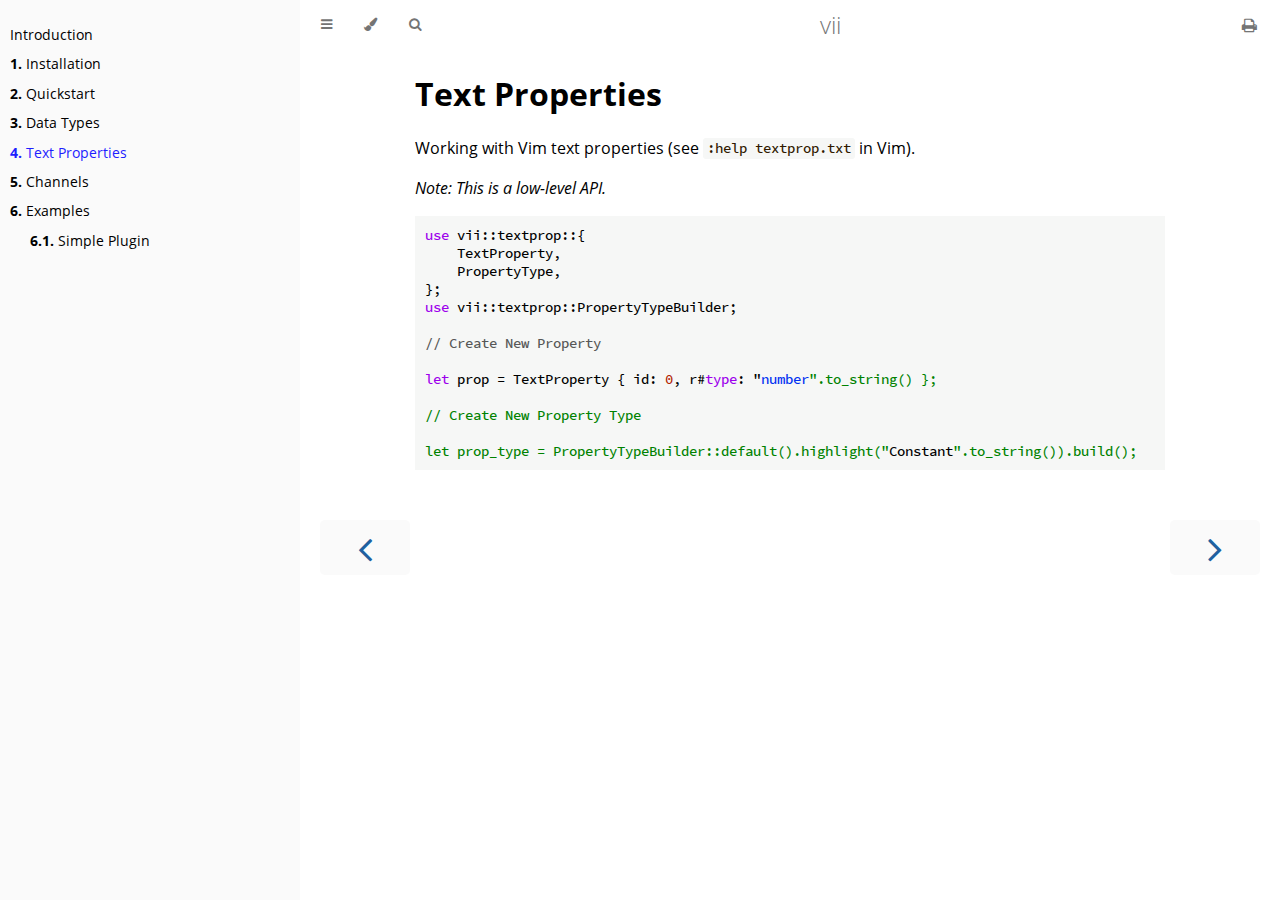
<file: text_properties.html>
<!DOCTYPE html>
<html lang="en" class="sidebar-visible no-js light">
  <head>
    <!-- Book generated using mdBook -->
    <meta charset="UTF-8" />
    <title>Text Properties - vii</title>

    <!-- Custom HTML head -->

    <meta content="text/html; charset=utf-8" http-equiv="Content-Type" />
    <meta name="description" content="" />
    <meta name="viewport" content="width=device-width, initial-scale=1" />
    <meta name="theme-color" content="#ffffff" />

    <link rel="icon" href="favicon.svg" />
    <link rel="shortcut icon" href="favicon.png" />
    <link rel="stylesheet" href="css/variables.css" />
    <link rel="stylesheet" href="css/general.css" />
    <link rel="stylesheet" href="css/chrome.css" />
    <link rel="stylesheet" href="css/print.css" media="print" />

    <!-- Fonts -->
    <link rel="stylesheet" href="FontAwesome/css/font-awesome.css" />
    <link rel="stylesheet" href="fonts/fonts.css" />

    <!-- Highlight.js Stylesheets -->
    <link rel="stylesheet" href="highlight.css" />
    <link rel="stylesheet" href="tomorrow-night.css" />
    <link rel="stylesheet" href="ayu-highlight.css" />

    <!-- Custom theme stylesheets -->
  </head>
  <body>
    <!-- Provide site root to javascript -->
    <script type="text/javascript">
      var path_to_root = "";
      var default_theme = window.matchMedia("(prefers-color-scheme: dark)")
        .matches
        ? "navy"
        : "light";
    </script>

    <!-- Work around some values being stored in localStorage wrapped in quotes -->
    <script type="text/javascript">
      try {
        var theme = localStorage.getItem("mdbook-theme");
        var sidebar = localStorage.getItem("mdbook-sidebar");

        if (theme.startsWith('"') && theme.endsWith('"')) {
          localStorage.setItem(
            "mdbook-theme",
            theme.slice(1, theme.length - 1)
          );
        }

        if (sidebar.startsWith('"') && sidebar.endsWith('"')) {
          localStorage.setItem(
            "mdbook-sidebar",
            sidebar.slice(1, sidebar.length - 1)
          );
        }
      } catch (e) {}
    </script>

    <!-- Set the theme before any content is loaded, prevents flash -->
    <script type="text/javascript">
      var theme;
      try {
        theme = localStorage.getItem("mdbook-theme");
      } catch (e) {}
      if (theme === null || theme === undefined) {
        theme = default_theme;
      }
      var html = document.querySelector("html");
      html.classList.remove("no-js");
      html.classList.remove("light");
      html.classList.add(theme);
      html.classList.add("js");
    </script>

    <!-- Hide / unhide sidebar before it is displayed -->
    <script type="text/javascript">
      var html = document.querySelector("html");
      var sidebar = "hidden";
      if (document.body.clientWidth >= 1080) {
        try {
          sidebar = localStorage.getItem("mdbook-sidebar");
        } catch (e) {}
        sidebar = sidebar || "visible";
      }
      html.classList.remove("sidebar-visible");
      html.classList.add("sidebar-" + sidebar);
    </script>

    <nav id="sidebar" class="sidebar" aria-label="Table of contents">
      <div class="sidebar-scrollbox">
        <ol class="chapter">
          <li class="chapter-item expanded affix">
            <a href="introduction.html">Introduction</a>
          </li>
          <li class="chapter-item expanded">
            <a href="installation.html"
              ><strong aria-hidden="true">1.</strong> Installation</a
            >
          </li>
          <li class="chapter-item expanded">
            <a href="quickstart.html"
              ><strong aria-hidden="true">2.</strong> Quickstart</a
            >
          </li>
          <li class="chapter-item expanded">
            <a href="data_types.html"
              ><strong aria-hidden="true">3.</strong> Data Types</a
            >
          </li>
          <li class="chapter-item expanded">
            <a href="text_properties.html" class="active"
              ><strong aria-hidden="true">4.</strong> Text Properties</a
            >
          </li>
          <li class="chapter-item expanded">
            <a href="channels.html"
              ><strong aria-hidden="true">5.</strong> Channels</a
            >
          </li>
          <li class="chapter-item expanded">
            <a href="examples.html"
              ><strong aria-hidden="true">6.</strong> Examples</a
            >
          </li>
          <li>
            <ol class="section">
              <li class="chapter-item expanded">
                <a href="plugin_simple.html"
                  ><strong aria-hidden="true">6.1.</strong> Simple Plugin</a
                >
              </li>
            </ol>
          </li>
        </ol>
      </div>
      <div id="sidebar-resize-handle" class="sidebar-resize-handle"></div>
    </nav>

    <div id="page-wrapper" class="page-wrapper">
      <div class="page">
        <div id="menu-bar-hover-placeholder"></div>
        <div id="menu-bar" class="menu-bar sticky bordered">
          <div class="left-buttons">
            <button
              id="sidebar-toggle"
              class="icon-button"
              type="button"
              title="Toggle Table of Contents"
              aria-label="Toggle Table of Contents"
              aria-controls="sidebar"
            >
              <i class="fa fa-bars"></i>
            </button>
            <button
              id="theme-toggle"
              class="icon-button"
              type="button"
              title="Change theme"
              aria-label="Change theme"
              aria-haspopup="true"
              aria-expanded="false"
              aria-controls="theme-list"
            >
              <i class="fa fa-paint-brush"></i>
            </button>
            <ul
              id="theme-list"
              class="theme-popup"
              aria-label="Themes"
              role="menu"
            >
              <li role="none">
                <button role="menuitem" class="theme" id="light">
                  Light (default)
                </button>
              </li>
              <li role="none">
                <button role="menuitem" class="theme" id="rust">Rust</button>
              </li>
              <li role="none">
                <button role="menuitem" class="theme" id="coal">Coal</button>
              </li>
              <li role="none">
                <button role="menuitem" class="theme" id="navy">Navy</button>
              </li>
              <li role="none">
                <button role="menuitem" class="theme" id="ayu">Ayu</button>
              </li>
            </ul>
            <button
              id="search-toggle"
              class="icon-button"
              type="button"
              title="Search. (Shortkey: s)"
              aria-label="Toggle Searchbar"
              aria-expanded="false"
              aria-keyshortcuts="S"
              aria-controls="searchbar"
            >
              <i class="fa fa-search"></i>
            </button>
          </div>

          <h1 class="menu-title">vii</h1>

          <div class="right-buttons">
            <a
              href="print.html"
              title="Print this book"
              aria-label="Print this book"
            >
              <i id="print-button" class="fa fa-print"></i>
            </a>
          </div>
        </div>

        <div id="search-wrapper" class="hidden">
          <form id="searchbar-outer" class="searchbar-outer">
            <input
              type="search"
              id="searchbar"
              name="searchbar"
              placeholder="Search this book ..."
              aria-controls="searchresults-outer"
              aria-describedby="searchresults-header"
            />
          </form>
          <div id="searchresults-outer" class="searchresults-outer hidden">
            <div id="searchresults-header" class="searchresults-header"></div>
            <ul id="searchresults"></ul>
          </div>
        </div>

        <!-- Apply ARIA attributes after the sidebar and the sidebar toggle button are added to the DOM -->
        <script type="text/javascript">
          document
            .getElementById("sidebar-toggle")
            .setAttribute("aria-expanded", sidebar === "visible");
          document
            .getElementById("sidebar")
            .setAttribute("aria-hidden", sidebar !== "visible");
          Array.from(document.querySelectorAll("#sidebar a")).forEach(function (
            link
          ) {
            link.setAttribute("tabIndex", sidebar === "visible" ? 0 : -1);
          });
        </script>

        <div id="content" class="content">
          <main>
            <h1 id="text-properties">
              <a class="header" href="#text-properties">Text Properties</a>
            </h1>
            <p>
              Working with Vim text properties (see
              <code>:help textprop.txt</code> in Vim).
            </p>
            <p><em>Note: This is a low-level API.</em></p>
            <pre><pre class="playground"><code class="language-rust"><span class="boring">#![allow(unused)]
</span><span class="boring">fn main() {
</span>use vii::textprop::{
    TextProperty,
    PropertyType,
};
use vii::textprop::PropertyTypeBuilder;

// Create New Property

let prop = TextProperty { id: 0, r#type: &quot;number&quot;.to_string() };

// Create New Property Type

let prop_type = PropertyTypeBuilder::default().highlight(&quot;Constant&quot;.to_string()).build();
<span class="boring">}
</span></code></pre></pre>
          </main>

          <nav class="nav-wrapper" aria-label="Page navigation">
            <!-- Mobile navigation buttons -->
            <a
              rel="prev"
              href="data_types.html"
              class="mobile-nav-chapters previous"
              title="Previous chapter"
              aria-label="Previous chapter"
              aria-keyshortcuts="Left"
            >
              <i class="fa fa-angle-left"></i>
            </a>

            <a
              rel="next"
              href="channels.html"
              class="mobile-nav-chapters next"
              title="Next chapter"
              aria-label="Next chapter"
              aria-keyshortcuts="Right"
            >
              <i class="fa fa-angle-right"></i>
            </a>

            <div style="clear: both"></div>
          </nav>
        </div>
      </div>

      <nav class="nav-wide-wrapper" aria-label="Page navigation">
        <a
          rel="prev"
          href="data_types.html"
          class="nav-chapters previous"
          title="Previous chapter"
          aria-label="Previous chapter"
          aria-keyshortcuts="Left"
        >
          <i class="fa fa-angle-left"></i>
        </a>

        <a
          rel="next"
          href="channels.html"
          class="nav-chapters next"
          title="Next chapter"
          aria-label="Next chapter"
          aria-keyshortcuts="Right"
        >
          <i class="fa fa-angle-right"></i>
        </a>
      </nav>
    </div>

    <script type="text/javascript">
      window.playground_copyable = true;
    </script>

    <script
      src="elasticlunr.min.js"
      type="text/javascript"
      charset="utf-8"
    ></script>
    <script src="mark.min.js" type="text/javascript" charset="utf-8"></script>
    <script src="searcher.js" type="text/javascript" charset="utf-8"></script>

    <script
      src="clipboard.min.js"
      type="text/javascript"
      charset="utf-8"
    ></script>
    <script src="highlight.js" type="text/javascript" charset="utf-8"></script>
    <script src="book.js" type="text/javascript" charset="utf-8"></script>

    <!-- Custom JS scripts -->
  </body>
</html>
</file>
<file: css/variables.css>
/* Globals */

:root {
  --sidebar-width: 300px;
  --page-padding: 15px;
  --content-max-width: 750px;
  --menu-bar-height: 50px;
}

/* Themes */

.ayu {
  --bg: hsl(210, 25%, 8%);
  --fg: #c5c5c5;

  --sidebar-bg: #14191f;
  --sidebar-fg: #c8c9db;
  --sidebar-non-existant: #5c6773;
  --sidebar-active: #ffb454;
  --sidebar-spacer: #2d334f;

  --scrollbar: var(--sidebar-fg);

  --icons: #737480;
  --icons-hover: #b7b9cc;

  --links: #0096cf;

  --inline-code-color: #ffb454;

  --theme-popup-bg: #14191f;
  --theme-popup-border: #5c6773;
  --theme-hover: #191f26;

  --quote-bg: hsl(226, 15%, 17%);
  --quote-border: hsl(226, 15%, 22%);

  --table-border-color: hsl(210, 25%, 13%);
  --table-header-bg: hsl(210, 25%, 28%);
  --table-alternate-bg: hsl(210, 25%, 11%);

  --searchbar-border-color: #848484;
  --searchbar-bg: #424242;
  --searchbar-fg: #fff;
  --searchbar-shadow-color: #d4c89f;
  --searchresults-header-fg: #666;
  --searchresults-border-color: #888;
  --searchresults-li-bg: #252932;
  --search-mark-bg: #e3b171;
}

.coal {
  --bg: hsl(200, 7%, 8%);
  --fg: #98a3ad;

  --sidebar-bg: #292c2f;
  --sidebar-fg: #a1adb8;
  --sidebar-non-existant: #505254;
  --sidebar-active: #3473ad;
  --sidebar-spacer: #393939;

  --scrollbar: var(--sidebar-fg);

  --icons: #43484d;
  --icons-hover: #b3c0cc;

  --links: #2b79a2;

  --inline-code-color: #c5c8c6;

  --theme-popup-bg: #141617;
  --theme-popup-border: #43484d;
  --theme-hover: #1f2124;

  --quote-bg: hsl(234, 21%, 18%);
  --quote-border: hsl(234, 21%, 23%);

  --table-border-color: hsl(200, 7%, 13%);
  --table-header-bg: hsl(200, 7%, 28%);
  --table-alternate-bg: hsl(200, 7%, 11%);

  --searchbar-border-color: #aaa;
  --searchbar-bg: #b7b7b7;
  --searchbar-fg: #000;
  --searchbar-shadow-color: #aaa;
  --searchresults-header-fg: #666;
  --searchresults-border-color: #98a3ad;
  --searchresults-li-bg: #2b2b2f;
  --search-mark-bg: #355c7d;
}

.light {
  --bg: hsl(0, 0%, 100%);
  --fg: hsl(0, 0%, 0%);

  --sidebar-bg: #fafafa;
  --sidebar-fg: hsl(0, 0%, 0%);
  --sidebar-non-existant: #aaaaaa;
  --sidebar-active: #1f1fff;
  --sidebar-spacer: #f4f4f4;

  --scrollbar: #8f8f8f;

  --icons: #747474;
  --icons-hover: #000000;

  --links: #20609f;

  --inline-code-color: #301900;

  --theme-popup-bg: #fafafa;
  --theme-popup-border: #cccccc;
  --theme-hover: #e6e6e6;

  --quote-bg: hsl(197, 37%, 96%);
  --quote-border: hsl(197, 37%, 91%);

  --table-border-color: hsl(0, 0%, 95%);
  --table-header-bg: hsl(0, 0%, 80%);
  --table-alternate-bg: hsl(0, 0%, 97%);

  --searchbar-border-color: #aaa;
  --searchbar-bg: #fafafa;
  --searchbar-fg: #000;
  --searchbar-shadow-color: #aaa;
  --searchresults-header-fg: #666;
  --searchresults-border-color: #888;
  --searchresults-li-bg: #e4f2fe;
  --search-mark-bg: #a2cff5;
}

.navy {
  --bg: hsl(226, 23%, 11%);
  --fg: #bcbdd0;

  --sidebar-bg: #282d3f;
  --sidebar-fg: #c8c9db;
  --sidebar-non-existant: #505274;
  --sidebar-active: #2b79a2;
  --sidebar-spacer: #2d334f;

  --scrollbar: var(--sidebar-fg);

  --icons: #737480;
  --icons-hover: #b7b9cc;

  --links: #2b79a2;

  --inline-code-color: #c5c8c6;

  --theme-popup-bg: #161923;
  --theme-popup-border: #737480;
  --theme-hover: #282e40;

  --quote-bg: hsl(226, 15%, 17%);
  --quote-border: hsl(226, 15%, 22%);

  --table-border-color: hsl(226, 23%, 16%);
  --table-header-bg: hsl(226, 23%, 31%);
  --table-alternate-bg: hsl(226, 23%, 14%);

  --searchbar-border-color: #aaa;
  --searchbar-bg: #aeaec6;
  --searchbar-fg: #000;
  --searchbar-shadow-color: #aaa;
  --searchresults-header-fg: #5f5f71;
  --searchresults-border-color: #5c5c68;
  --searchresults-li-bg: #242430;
  --search-mark-bg: #a2cff5;
}

.rust {
  --bg: hsl(60, 9%, 87%);
  --fg: #262625;

  --sidebar-bg: #3b2e2a;
  --sidebar-fg: #c8c9db;
  --sidebar-non-existant: #505254;
  --sidebar-active: #e69f67;
  --sidebar-spacer: #45373a;

  --scrollbar: var(--sidebar-fg);

  --icons: #737480;
  --icons-hover: #262625;

  --links: #2b79a2;

  --inline-code-color: #6e6b5e;

  --theme-popup-bg: #e1e1db;
  --theme-popup-border: #b38f6b;
  --theme-hover: #99908a;

  --quote-bg: hsl(60, 5%, 75%);
  --quote-border: hsl(60, 5%, 70%);

  --table-border-color: hsl(60, 9%, 82%);
  --table-header-bg: #b3a497;
  --table-alternate-bg: hsl(60, 9%, 84%);

  --searchbar-border-color: #aaa;
  --searchbar-bg: #fafafa;
  --searchbar-fg: #000;
  --searchbar-shadow-color: #aaa;
  --searchresults-header-fg: #666;
  --searchresults-border-color: #888;
  --searchresults-li-bg: #dec2a2;
  --search-mark-bg: #e69f67;
}

@media (prefers-color-scheme: dark) {
  .light.no-js {
    --bg: hsl(200, 7%, 8%);
    --fg: #98a3ad;

    --sidebar-bg: #292c2f;
    --sidebar-fg: #a1adb8;
    --sidebar-non-existant: #505254;
    --sidebar-active: #3473ad;
    --sidebar-spacer: #393939;

    --scrollbar: var(--sidebar-fg);

    --icons: #43484d;
    --icons-hover: #b3c0cc;

    --links: #2b79a2;

    --inline-code-color: #c5c8c6;

    --theme-popup-bg: #141617;
    --theme-popup-border: #43484d;
    --theme-hover: #1f2124;

    --quote-bg: hsl(234, 21%, 18%);
    --quote-border: hsl(234, 21%, 23%);

    --table-border-color: hsl(200, 7%, 13%);
    --table-header-bg: hsl(200, 7%, 28%);
    --table-alternate-bg: hsl(200, 7%, 11%);

    --searchbar-border-color: #aaa;
    --searchbar-bg: #b7b7b7;
    --searchbar-fg: #000;
    --searchbar-shadow-color: #aaa;
    --searchresults-header-fg: #666;
    --searchresults-border-color: #98a3ad;
    --searchresults-li-bg: #2b2b2f;
    --search-mark-bg: #355c7d;
  }
}
</file>
<file: css/general.css>
/* Base styles and content styles */

@import "variables.css";

:root {
  /* Browser default font-size is 16px, this way 1 rem = 10px */
  font-size: 62.5%;
}

html {
  font-family: "Open Sans", sans-serif;
  color: var(--fg);
  background-color: var(--bg);
  text-size-adjust: none;
  -webkit-text-size-adjust: none;
}

body {
  margin: 0;
  font-size: 1.6rem;
  overflow-x: hidden;
}

code {
  font-family: "Source Code Pro", Consolas, "Ubuntu Mono", Menlo,
    "DejaVu Sans Mono", monospace, monospace !important;
  font-size: 0.875em; /* please adjust the ace font size accordingly in editor.js */
}

/* make long words/inline code not x overflow */
main {
  overflow-wrap: break-word;
}

/* make wide tables scroll if they overflow */
.table-wrapper {
  overflow-x: auto;
}

/* Don't change font size in headers. */
h1 code,
h2 code,
h3 code,
h4 code,
h5 code,
h6 code {
  font-size: unset;
}

.left {
  float: left;
}
.right {
  float: right;
}
.boring {
  opacity: 0.6;
}
.hide-boring .boring {
  display: none;
}
.hidden {
  display: none !important;
}

h2,
h3 {
  margin-top: 2.5em;
}
h4,
h5 {
  margin-top: 2em;
}

.header + .header h3,
.header + .header h4,
.header + .header h5 {
  margin-top: 1em;
}

h1:target::before,
h2:target::before,
h3:target::before,
h4:target::before,
h5:target::before,
h6:target::before {
  display: inline-block;
  content: "»";
  margin-left: -30px;
  width: 30px;
}

/* This is broken on Safari as of version 14, but is fixed
   in Safari Technology Preview 117 which I think will be Safari 14.2.
   https://bugs.webkit.org/show_bug.cgi?id=218076
*/
:target {
  scroll-margin-top: calc(var(--menu-bar-height) + 0.5em);
}

.page {
  outline: 0;
  padding: 0 var(--page-padding);
  margin-top: calc(
    0px - var(--menu-bar-height)
  ); /* Compensate for the #menu-bar-hover-placeholder */
}
.page-wrapper {
  box-sizing: border-box;
}
.js:not(.sidebar-resizing) .page-wrapper {
  transition: margin-left 0.3s ease, transform 0.3s ease; /* Animation: slide away */
}

.content {
  overflow-y: auto;
  padding: 0 5px 50px 5px;
}
.content main {
  margin-left: auto;
  margin-right: auto;
  max-width: var(--content-max-width);
}
.content p {
  line-height: 1.45em;
}
.content ol {
  line-height: 1.45em;
}
.content ul {
  line-height: 1.45em;
}
.content a {
  text-decoration: none;
}
.content a:hover {
  text-decoration: underline;
}
.content img,
.content video {
  max-width: 100%;
}
.content .header:link,
.content .header:visited {
  color: var(--fg);
}
.content .header:link,
.content .header:visited:hover {
  text-decoration: none;
}

table {
  margin: 0 auto;
  border-collapse: collapse;
}
table td {
  padding: 3px 20px;
  border: 1px var(--table-border-color) solid;
}
table thead {
  background: var(--table-header-bg);
}
table thead td {
  font-weight: 700;
  border: none;
}
table thead th {
  padding: 3px 20px;
}
table thead tr {
  border: 1px var(--table-header-bg) solid;
}
/* Alternate background colors for rows */
table tbody tr:nth-child(2n) {
  background: var(--table-alternate-bg);
}

blockquote {
  margin: 20px 0;
  padding: 0 20px;
  color: var(--fg);
  background-color: var(--quote-bg);
  border-top: 0.1em solid var(--quote-border);
  border-bottom: 0.1em solid var(--quote-border);
}

:not(.footnote-definition) + .footnote-definition,
.footnote-definition + :not(.footnote-definition) {
  margin-top: 2em;
}
.footnote-definition {
  font-size: 0.9em;
  margin: 0.5em 0;
}
.footnote-definition p {
  display: inline;
}

.tooltiptext {
  position: absolute;
  visibility: hidden;
  color: #fff;
  background-color: #333;
  transform: translateX(
    -50%
  ); /* Center by moving tooltip 50% of its width left */
  left: -8px; /* Half of the width of the icon */
  top: -35px;
  font-size: 0.8em;
  text-align: center;
  border-radius: 6px;
  padding: 5px 8px;
  margin: 5px;
  z-index: 1000;
}
.tooltipped .tooltiptext {
  visibility: visible;
}

.chapter li.part-title {
  color: var(--sidebar-fg);
  margin: 5px 0px;
  font-weight: bold;
}

.result-no-output {
  font-style: italic;
}
</file>
<file: css/chrome.css>
/* CSS for UI elements (a.k.a. chrome) */

@import "variables.css";

::-webkit-scrollbar {
  background: var(--bg);
}
::-webkit-scrollbar-thumb {
  background: var(--scrollbar);
}
html {
  scrollbar-color: var(--scrollbar) var(--bg);
}
#searchresults a,
.content a:link,
a:visited,
a > .hljs {
  color: var(--links);
}

/* Menu Bar */

#menu-bar,
#menu-bar-hover-placeholder {
  z-index: 101;
  margin: auto calc(0px - var(--page-padding));
}
#menu-bar {
  position: relative;
  display: flex;
  flex-wrap: wrap;
  background-color: var(--bg);
  border-bottom-color: var(--bg);
  border-bottom-width: 1px;
  border-bottom-style: solid;
}
#menu-bar.sticky,
.js #menu-bar-hover-placeholder:hover + #menu-bar,
.js #menu-bar:hover,
.js.sidebar-visible #menu-bar {
  position: -webkit-sticky;
  position: sticky;
  top: 0 !important;
}
#menu-bar-hover-placeholder {
  position: sticky;
  position: -webkit-sticky;
  top: 0;
  height: var(--menu-bar-height);
}
#menu-bar.bordered {
  border-bottom-color: var(--table-border-color);
}
#menu-bar i,
#menu-bar .icon-button {
  position: relative;
  padding: 0 8px;
  z-index: 10;
  line-height: var(--menu-bar-height);
  cursor: pointer;
  transition: color 0.5s;
}
@media only screen and (max-width: 420px) {
  #menu-bar i,
  #menu-bar .icon-button {
    padding: 0 5px;
  }
}

.icon-button {
  border: none;
  background: none;
  padding: 0;
  color: inherit;
}
.icon-button i {
  margin: 0;
}

.right-buttons {
  margin: 0 15px;
}
.right-buttons a {
  text-decoration: none;
}

.left-buttons {
  display: flex;
  margin: 0 5px;
}
.no-js .left-buttons {
  display: none;
}

.menu-title {
  display: inline-block;
  font-weight: 200;
  font-size: 2.4rem;
  line-height: var(--menu-bar-height);
  text-align: center;
  margin: 0;
  flex: 1;
  white-space: nowrap;
  overflow: hidden;
  text-overflow: ellipsis;
}
.js .menu-title {
  cursor: pointer;
}

.menu-bar,
.menu-bar:visited,
.nav-chapters,
.nav-chapters:visited,
.mobile-nav-chapters,
.mobile-nav-chapters:visited,
.menu-bar .icon-button,
.menu-bar a i {
  color: var(--icons);
}

.menu-bar i:hover,
.menu-bar .icon-button:hover,
.nav-chapters:hover,
.mobile-nav-chapters i:hover {
  color: var(--icons-hover);
}

/* Nav Icons */

.nav-chapters {
  font-size: 2.5em;
  text-align: center;
  text-decoration: none;

  position: fixed;
  top: 0;
  bottom: 0;
  margin: 0;
  max-width: 150px;
  min-width: 90px;

  display: flex;
  justify-content: center;
  align-content: center;
  flex-direction: column;

  transition: color 0.5s, background-color 0.5s;
}

.nav-chapters:hover {
  text-decoration: none;
  background-color: var(--theme-hover);
  transition: background-color 0.15s, color 0.15s;
}

.nav-wrapper {
  margin-top: 50px;
  display: none;
}

.mobile-nav-chapters {
  font-size: 2.5em;
  text-align: center;
  text-decoration: none;
  width: 90px;
  border-radius: 5px;
  background-color: var(--sidebar-bg);
}

.previous {
  float: left;
}

.next {
  float: right;
  right: var(--page-padding);
}

@media only screen and (max-width: 1080px) {
  .nav-wide-wrapper {
    display: none;
  }
  .nav-wrapper {
    display: block;
  }
}

@media only screen and (max-width: 1380px) {
  .sidebar-visible .nav-wide-wrapper {
    display: none;
  }
  .sidebar-visible .nav-wrapper {
    display: block;
  }
}

/* Inline code */

:not(pre) > .hljs {
  display: inline;
  padding: 0.1em 0.3em;
  border-radius: 3px;
}

:not(pre):not(a) > .hljs {
  color: var(--inline-code-color);
  overflow-x: initial;
}

a:hover > .hljs {
  text-decoration: underline;
}

pre {
  position: relative;
}
pre > .buttons {
  position: absolute;
  z-index: 100;
  right: 0px;
  top: 2px;
  margin: 0px;
  padding: 2px 0px;

  color: var(--sidebar-fg);
  cursor: pointer;
  visibility: hidden;
  opacity: 0;
  transition: visibility 0.1s linear, opacity 0.1s linear;
}
pre:hover > .buttons {
  visibility: visible;
  opacity: 1;
}
pre > .buttons :hover {
  color: var(--sidebar-active);
  border-color: var(--icons-hover);
  background-color: var(--theme-hover);
}
pre > .buttons i {
  margin-left: 8px;
}
pre > .buttons button {
  cursor: inherit;
  margin: 0px 5px;
  padding: 3px 5px;
  font-size: 14px;

  border-style: solid;
  border-width: 1px;
  border-radius: 4px;
  border-color: var(--icons);
  background-color: var(--theme-popup-bg);
  transition: 100ms;
  transition-property: color, border-color, background-color;
  color: var(--icons);
}
@media (pointer: coarse) {
  pre > .buttons button {
    /* On mobile, make it easier to tap buttons. */
    padding: 0.3rem 1rem;
  }
}
pre > code {
  padding: 1rem;
}

/* FIXME: ACE editors overlap their buttons because ACE does absolute
   positioning within the code block which breaks padding. The only solution I
   can think of is to move the padding to the outer pre tag (or insert a div
   wrapper), but that would require fixing a whole bunch of CSS rules.
*/
.hljs.ace_editor {
  padding: 0rem 0rem;
}

pre > .result {
  margin-top: 10px;
}

/* Search */

#searchresults a {
  text-decoration: none;
}

mark {
  border-radius: 2px;
  padding: 0 3px 1px 3px;
  margin: 0 -3px -1px -3px;
  background-color: var(--search-mark-bg);
  transition: background-color 300ms linear;
  cursor: pointer;
}

mark.fade-out {
  background-color: rgba(0, 0, 0, 0) !important;
  cursor: auto;
}

.searchbar-outer {
  margin-left: auto;
  margin-right: auto;
  max-width: var(--content-max-width);
}

#searchbar {
  width: 100%;
  margin: 5px auto 0px auto;
  padding: 10px 16px;
  transition: box-shadow 300ms ease-in-out;
  border: 1px solid var(--searchbar-border-color);
  border-radius: 3px;
  background-color: var(--searchbar-bg);
  color: var(--searchbar-fg);
}
#searchbar:focus,
#searchbar.active {
  box-shadow: 0 0 3px var(--searchbar-shadow-color);
}

.searchresults-header {
  font-weight: bold;
  font-size: 1em;
  padding: 18px 0 0 5px;
  color: var(--searchresults-header-fg);
}

.searchresults-outer {
  margin-left: auto;
  margin-right: auto;
  max-width: var(--content-max-width);
  border-bottom: 1px dashed var(--searchresults-border-color);
}

ul#searchresults {
  list-style: none;
  padding-left: 20px;
}
ul#searchresults li {
  margin: 10px 0px;
  padding: 2px;
  border-radius: 2px;
}
ul#searchresults li.focus {
  background-color: var(--searchresults-li-bg);
}
ul#searchresults span.teaser {
  display: block;
  clear: both;
  margin: 5px 0 0 20px;
  font-size: 0.8em;
}
ul#searchresults span.teaser em {
  font-weight: bold;
  font-style: normal;
}

/* Sidebar */

.sidebar {
  position: fixed;
  left: 0;
  top: 0;
  bottom: 0;
  width: var(--sidebar-width);
  font-size: 0.875em;
  box-sizing: border-box;
  -webkit-overflow-scrolling: touch;
  overscroll-behavior-y: contain;
  background-color: var(--sidebar-bg);
  color: var(--sidebar-fg);
}
.sidebar-resizing {
  -moz-user-select: none;
  -webkit-user-select: none;
  -ms-user-select: none;
  user-select: none;
}
.js:not(.sidebar-resizing) .sidebar {
  transition: transform 0.3s; /* Animation: slide away */
}
.sidebar code {
  line-height: 2em;
}
.sidebar .sidebar-scrollbox {
  overflow-y: auto;
  position: absolute;
  top: 0;
  bottom: 0;
  left: 0;
  right: 0;
  padding: 10px 10px;
}
.sidebar .sidebar-resize-handle {
  position: absolute;
  cursor: col-resize;
  width: 0;
  right: 0;
  top: 0;
  bottom: 0;
}
.js .sidebar .sidebar-resize-handle {
  cursor: col-resize;
  width: 5px;
}
.sidebar-hidden .sidebar {
  transform: translateX(calc(0px - var(--sidebar-width)));
}
.sidebar::-webkit-scrollbar {
  background: var(--sidebar-bg);
}
.sidebar::-webkit-scrollbar-thumb {
  background: var(--scrollbar);
}

.sidebar-visible .page-wrapper {
  transform: translateX(var(--sidebar-width));
}
@media only screen and (min-width: 620px) {
  .sidebar-visible .page-wrapper {
    transform: none;
    margin-left: var(--sidebar-width);
  }
}

.chapter {
  list-style: none outside none;
  padding-left: 0;
  line-height: 2.2em;
}

.chapter ol {
  width: 100%;
}

.chapter li {
  display: flex;
  color: var(--sidebar-non-existant);
}
.chapter li a {
  display: block;
  padding: 0;
  text-decoration: none;
  color: var(--sidebar-fg);
}

.chapter li a:hover {
  color: var(--sidebar-active);
}

.chapter li a.active {
  color: var(--sidebar-active);
}

.chapter li > a.toggle {
  cursor: pointer;
  display: block;
  margin-left: auto;
  padding: 0 10px;
  user-select: none;
  opacity: 0.68;
}

.chapter li > a.toggle div {
  transition: transform 0.5s;
}

/* collapse the section */
.chapter li:not(.expanded) + li > ol {
  display: none;
}

.chapter li.chapter-item {
  line-height: 1.5em;
  margin-top: 0.6em;
}

.chapter li.expanded > a.toggle div {
  transform: rotate(90deg);
}

.spacer {
  width: 100%;
  height: 3px;
  margin: 5px 0px;
}
.chapter .spacer {
  background-color: var(--sidebar-spacer);
}

@media (-moz-touch-enabled: 1), (pointer: coarse) {
  .chapter li a {
    padding: 5px 0;
  }
  .spacer {
    margin: 10px 0;
  }
}

.section {
  list-style: none outside none;
  padding-left: 20px;
  line-height: 1.9em;
}

/* Theme Menu Popup */

.theme-popup {
  position: absolute;
  left: 10px;
  top: var(--menu-bar-height);
  z-index: 1000;
  border-radius: 4px;
  font-size: 0.7em;
  color: var(--fg);
  background: var(--theme-popup-bg);
  border: 1px solid var(--theme-popup-border);
  margin: 0;
  padding: 0;
  list-style: none;
  display: none;
}
.theme-popup .default {
  color: var(--icons);
}
.theme-popup .theme {
  width: 100%;
  border: 0;
  margin: 0;
  padding: 2px 10px;
  line-height: 25px;
  white-space: nowrap;
  text-align: left;
  cursor: pointer;
  color: inherit;
  background: inherit;
  font-size: inherit;
}
.theme-popup .theme:hover {
  background-color: var(--theme-hover);
}
.theme-popup .theme:hover:first-child,
.theme-popup .theme:hover:last-child {
  border-top-left-radius: inherit;
  border-top-right-radius: inherit;
}
</file>
<file: css/print.css>
#sidebar,
#menu-bar,
.nav-chapters,
.mobile-nav-chapters {
  display: none;
}

#page-wrapper.page-wrapper {
  transform: none;
  margin-left: 0px;
  overflow-y: initial;
}

#content {
  max-width: none;
  margin: 0;
  padding: 0;
}

.page {
  overflow-y: initial;
}

code {
  background-color: #666666;
  border-radius: 5px;

  /* Force background to be printed in Chrome */
  -webkit-print-color-adjust: exact;
}

pre > .buttons {
  z-index: 2;
}

a,
a:visited,
a:active,
a:hover {
  color: #4183c4;
  text-decoration: none;
}

h1,
h2,
h3,
h4,
h5,
h6 {
  page-break-inside: avoid;
  page-break-after: avoid;
}

pre,
code {
  page-break-inside: avoid;
  white-space: pre-wrap;
}

.fa {
  display: none !important;
}
</file>
<file: fonts/fonts.css>
/* Open Sans is licensed under the Apache License, Version 2.0. See http://www.apache.org/licenses/LICENSE-2.0 */
/* Source Code Pro is under the Open Font License. See https://scripts.sil.org/cms/scripts/page.php?site_id=nrsi&id=OFL */

/* open-sans-300 - latin_vietnamese_latin-ext_greek-ext_greek_cyrillic-ext_cyrillic */
@font-face {
  font-family: "Open Sans";
  font-style: normal;
  font-weight: 300;
  src: local("Open Sans Light"), local("OpenSans-Light"),
    url("open-sans-v17-all-charsets-300.woff2") format("woff2");
}

/* open-sans-300italic - latin_vietnamese_latin-ext_greek-ext_greek_cyrillic-ext_cyrillic */
@font-face {
  font-family: "Open Sans";
  font-style: italic;
  font-weight: 300;
  src: local("Open Sans Light Italic"), local("OpenSans-LightItalic"),
    url("open-sans-v17-all-charsets-300italic.woff2") format("woff2");
}

/* open-sans-regular - latin_vietnamese_latin-ext_greek-ext_greek_cyrillic-ext_cyrillic */
@font-face {
  font-family: "Open Sans";
  font-style: normal;
  font-weight: 400;
  src: local("Open Sans Regular"), local("OpenSans-Regular"),
    url("open-sans-v17-all-charsets-regular.woff2") format("woff2");
}

/* open-sans-italic - latin_vietnamese_latin-ext_greek-ext_greek_cyrillic-ext_cyrillic */
@font-face {
  font-family: "Open Sans";
  font-style: italic;
  font-weight: 400;
  src: local("Open Sans Italic"), local("OpenSans-Italic"),
    url("open-sans-v17-all-charsets-italic.woff2") format("woff2");
}

/* open-sans-600 - latin_vietnamese_latin-ext_greek-ext_greek_cyrillic-ext_cyrillic */
@font-face {
  font-family: "Open Sans";
  font-style: normal;
  font-weight: 600;
  src: local("Open Sans SemiBold"), local("OpenSans-SemiBold"),
    url("open-sans-v17-all-charsets-600.woff2") format("woff2");
}

/* open-sans-600italic - latin_vietnamese_latin-ext_greek-ext_greek_cyrillic-ext_cyrillic */
@font-face {
  font-family: "Open Sans";
  font-style: italic;
  font-weight: 600;
  src: local("Open Sans SemiBold Italic"), local("OpenSans-SemiBoldItalic"),
    url("open-sans-v17-all-charsets-600italic.woff2") format("woff2");
}

/* open-sans-700 - latin_vietnamese_latin-ext_greek-ext_greek_cyrillic-ext_cyrillic */
@font-face {
  font-family: "Open Sans";
  font-style: normal;
  font-weight: 700;
  src: local("Open Sans Bold"), local("OpenSans-Bold"),
    url("open-sans-v17-all-charsets-700.woff2") format("woff2");
}

/* open-sans-700italic - latin_vietnamese_latin-ext_greek-ext_greek_cyrillic-ext_cyrillic */
@font-face {
  font-family: "Open Sans";
  font-style: italic;
  font-weight: 700;
  src: local("Open Sans Bold Italic"), local("OpenSans-BoldItalic"),
    url("open-sans-v17-all-charsets-700italic.woff2") format("woff2");
}

/* open-sans-800 - latin_vietnamese_latin-ext_greek-ext_greek_cyrillic-ext_cyrillic */
@font-face {
  font-family: "Open Sans";
  font-style: normal;
  font-weight: 800;
  src: local("Open Sans ExtraBold"), local("OpenSans-ExtraBold"),
    url("open-sans-v17-all-charsets-800.woff2") format("woff2");
}

/* open-sans-800italic - latin_vietnamese_latin-ext_greek-ext_greek_cyrillic-ext_cyrillic */
@font-face {
  font-family: "Open Sans";
  font-style: italic;
  font-weight: 800;
  src: local("Open Sans ExtraBold Italic"), local("OpenSans-ExtraBoldItalic"),
    url("open-sans-v17-all-charsets-800italic.woff2") format("woff2");
}

/* source-code-pro-500 - latin_vietnamese_latin-ext_greek_cyrillic-ext_cyrillic */
@font-face {
  font-family: "Source Code Pro";
  font-style: normal;
  font-weight: 500;
  src: url("source-code-pro-v11-all-charsets-500.woff2") format("woff2");
}
</file>
<file: highlight.css>
/*
 * An increased contrast highlighting scheme loosely based on the
 * "Base16 Atelier Dune Light" theme by Bram de Haan
 * (http://atelierbram.github.io/syntax-highlighting/atelier-schemes/dune)
 * Original Base16 color scheme by Chris Kempson
 * (https://github.com/chriskempson/base16)
 */

/* Comment */
.hljs-comment,
.hljs-quote {
  color: #575757;
}

/* Red */
.hljs-variable,
.hljs-template-variable,
.hljs-attribute,
.hljs-tag,
.hljs-name,
.hljs-regexp,
.hljs-link,
.hljs-name,
.hljs-selector-id,
.hljs-selector-class {
  color: #d70025;
}

/* Orange */
.hljs-number,
.hljs-meta,
.hljs-built_in,
.hljs-builtin-name,
.hljs-literal,
.hljs-type,
.hljs-params {
  color: #b21e00;
}

/* Green */
.hljs-string,
.hljs-symbol,
.hljs-bullet {
  color: #008200;
}

/* Blue */
.hljs-title,
.hljs-section {
  color: #0030f2;
}

/* Purple */
.hljs-keyword,
.hljs-selector-tag {
  color: #9d00ec;
}

.hljs {
  display: block;
  overflow-x: auto;
  background: #f6f7f6;
  color: #000;
}

.hljs-emphasis {
  font-style: italic;
}

.hljs-strong {
  font-weight: bold;
}

.hljs-addition {
  color: #22863a;
  background-color: #f0fff4;
}

.hljs-deletion {
  color: #b31d28;
  background-color: #ffeef0;
}
</file>
<file: tomorrow-night.css>
/* Tomorrow Night Theme */
/* http://jmblog.github.com/color-themes-for-google-code-highlightjs */
/* Original theme - https://github.com/chriskempson/tomorrow-theme */
/* http://jmblog.github.com/color-themes-for-google-code-highlightjs */

/* Tomorrow Comment */
.hljs-comment {
  color: #969896;
}

/* Tomorrow Red */
.hljs-variable,
.hljs-attribute,
.hljs-tag,
.hljs-regexp,
.ruby .hljs-constant,
.xml .hljs-tag .hljs-title,
.xml .hljs-pi,
.xml .hljs-doctype,
.html .hljs-doctype,
.css .hljs-id,
.css .hljs-class,
.css .hljs-pseudo {
  color: #cc6666;
}

/* Tomorrow Orange */
.hljs-number,
.hljs-preprocessor,
.hljs-pragma,
.hljs-built_in,
.hljs-literal,
.hljs-params,
.hljs-constant {
  color: #de935f;
}

/* Tomorrow Yellow */
.ruby .hljs-class .hljs-title,
.css .hljs-rule .hljs-attribute {
  color: #f0c674;
}

/* Tomorrow Green */
.hljs-string,
.hljs-value,
.hljs-inheritance,
.hljs-header,
.hljs-name,
.ruby .hljs-symbol,
.xml .hljs-cdata {
  color: #b5bd68;
}

/* Tomorrow Aqua */
.hljs-title,
.css .hljs-hexcolor {
  color: #8abeb7;
}

/* Tomorrow Blue */
.hljs-function,
.python .hljs-decorator,
.python .hljs-title,
.ruby .hljs-function .hljs-title,
.ruby .hljs-title .hljs-keyword,
.perl .hljs-sub,
.javascript .hljs-title,
.coffeescript .hljs-title {
  color: #81a2be;
}

/* Tomorrow Purple */
.hljs-keyword,
.javascript .hljs-function {
  color: #b294bb;
}

.hljs {
  display: block;
  overflow-x: auto;
  background: #1d1f21;
  color: #c5c8c6;
}

.coffeescript .javascript,
.javascript .xml,
.tex .hljs-formula,
.xml .javascript,
.xml .vbscript,
.xml .css,
.xml .hljs-cdata {
  opacity: 0.5;
}

.hljs-addition {
  color: #718c00;
}

.hljs-deletion {
  color: #c82829;
}
</file>
<file: ayu-highlight.css>
/*
Based off of the Ayu theme
Original by Dempfi (https://github.com/dempfi/ayu)
*/

.hljs {
  display: block;
  overflow-x: auto;
  background: #191f26;
  color: #e6e1cf;
}

.hljs-comment,
.hljs-quote {
  color: #5c6773;
  font-style: italic;
}

.hljs-variable,
.hljs-template-variable,
.hljs-attribute,
.hljs-attr,
.hljs-regexp,
.hljs-link,
.hljs-selector-id,
.hljs-selector-class {
  color: #ff7733;
}

.hljs-number,
.hljs-meta,
.hljs-builtin-name,
.hljs-literal,
.hljs-type,
.hljs-params {
  color: #ffee99;
}

.hljs-string,
.hljs-bullet {
  color: #b8cc52;
}

.hljs-title,
.hljs-built_in,
.hljs-section {
  color: #ffb454;
}

.hljs-keyword,
.hljs-selector-tag,
.hljs-symbol {
  color: #ff7733;
}

.hljs-name {
  color: #36a3d9;
}

.hljs-tag {
  color: #00568d;
}

.hljs-emphasis {
  font-style: italic;
}

.hljs-strong {
  font-weight: bold;
}

.hljs-addition {
  color: #91b362;
}

.hljs-deletion {
  color: #d96c75;
}
</file>
